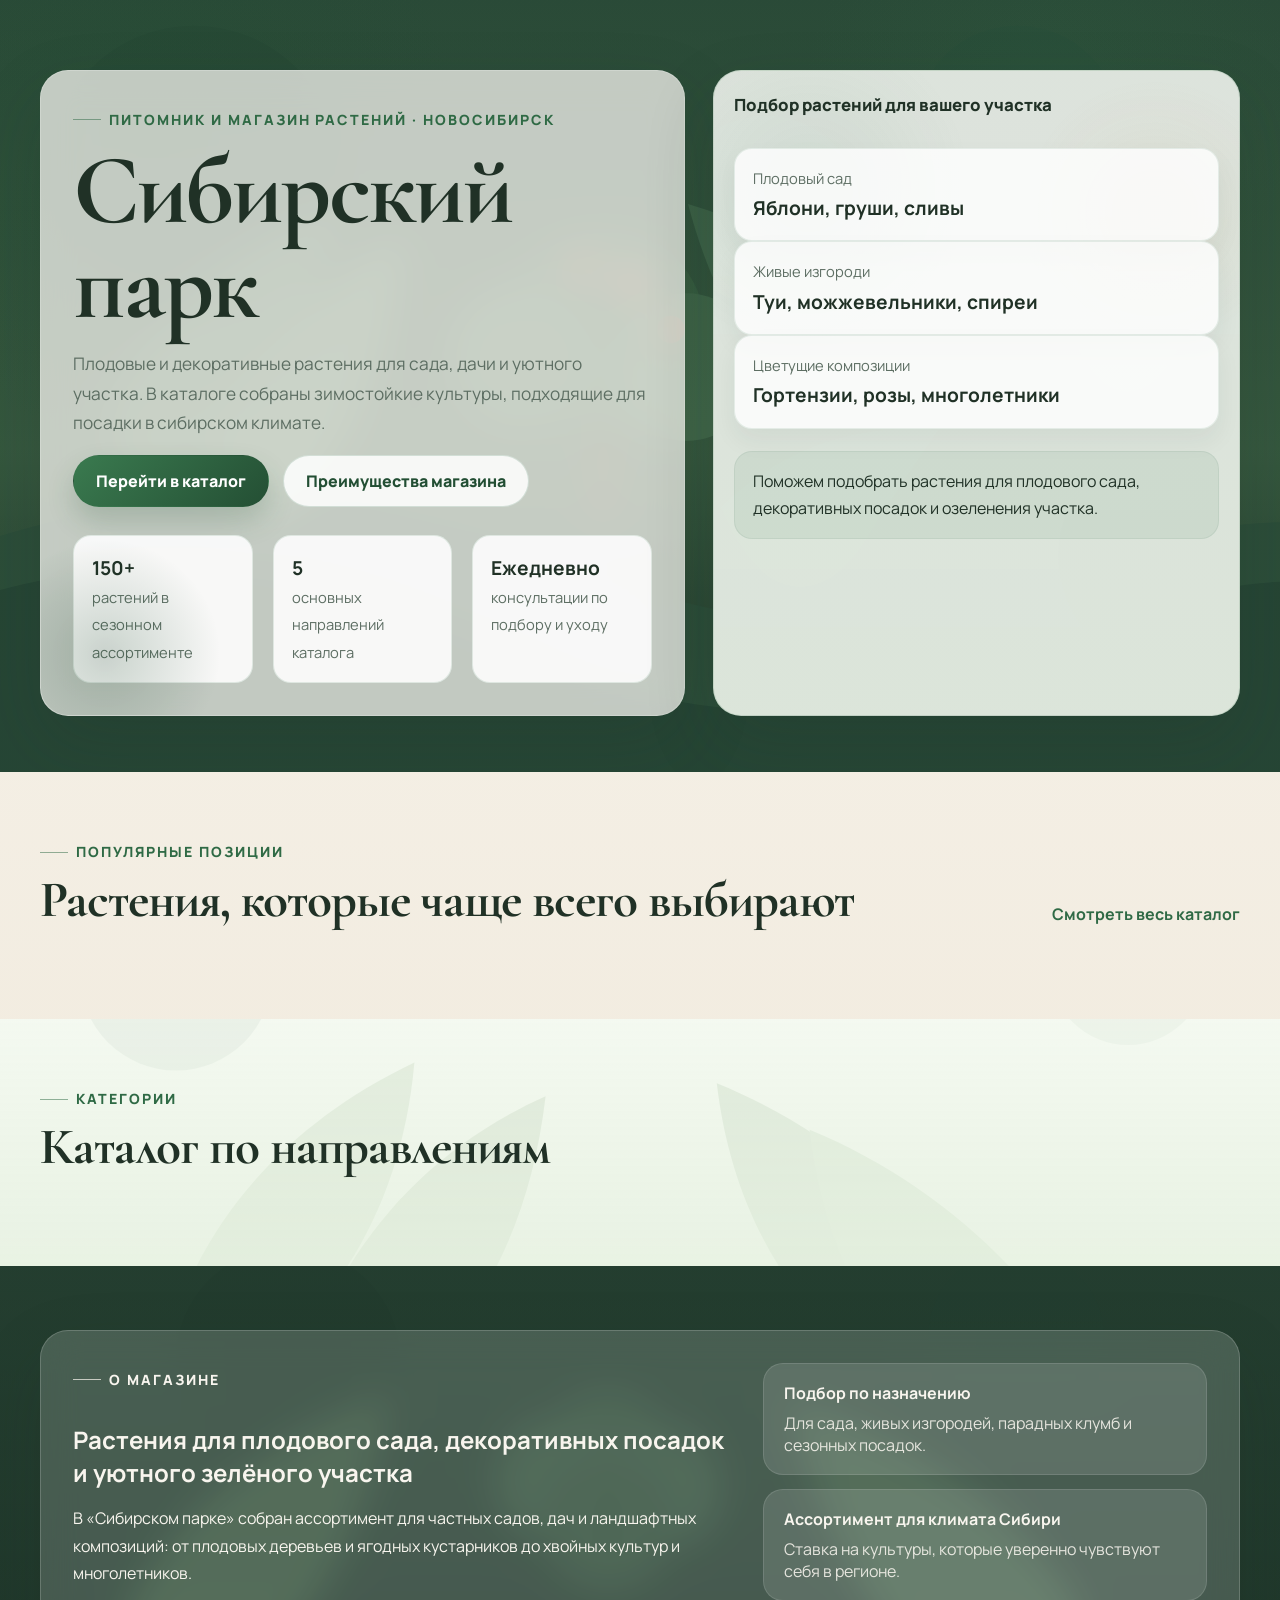
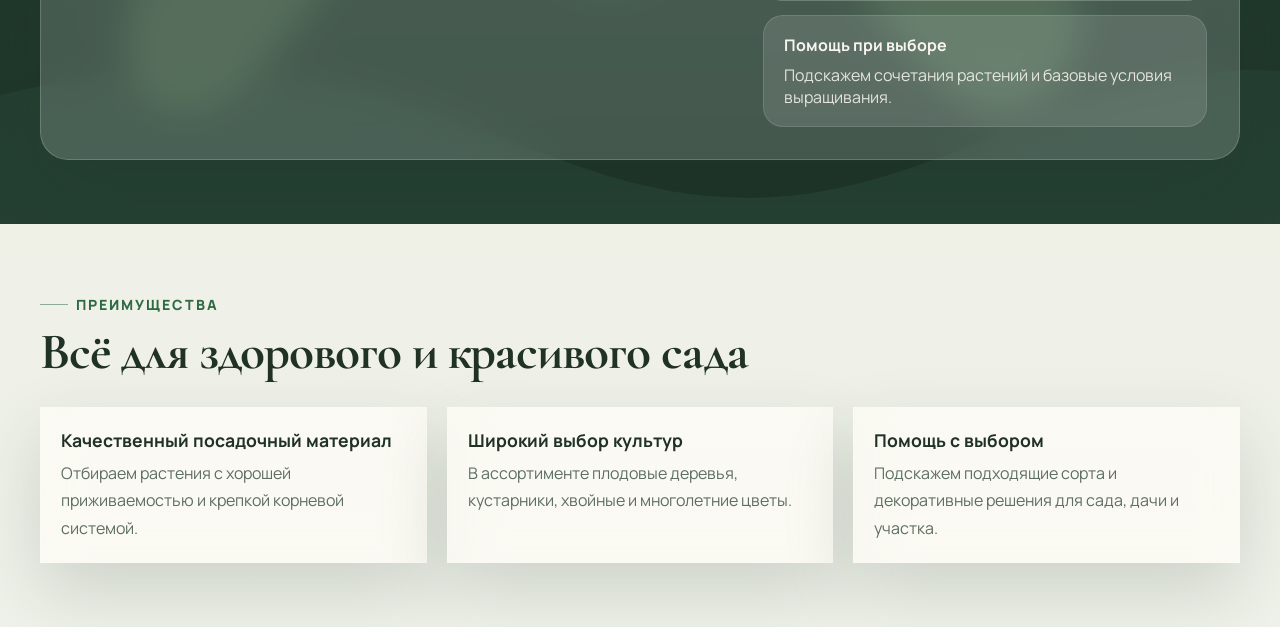
<file: index.html>
<!DOCTYPE html>
<html lang="ru">
<head>
  <meta charset="UTF-8">
  <meta name="viewport" content="width=device-width, initial-scale=1.0">
  <meta name="description" content="Сибирский парк — интернет-магазин плодовых и декоративных растений для сада, дачи и участка.">
  <title>Сибирский парк — интернет-магазин растений</title>
  <link rel="preconnect" href="https://fonts.googleapis.com">
  <link rel="preconnect" href="https://fonts.gstatic.com" crossorigin>
  <link href="https://fonts.googleapis.com/css2?family=Manrope:wght@400;500;600;700;800&family=Cormorant+Garamond:wght@500;600;700&display=swap" rel="stylesheet">
  <link rel="stylesheet" href="assets/css/variables.css">
  <link rel="stylesheet" href="assets/css/base.css">
  <link rel="stylesheet" href="assets/css/components.css">
  <link rel="stylesheet" href="assets/css/pages.css">
  <link rel="stylesheet" href="assets/css/responsive.css">
</head>
<body data-page="home">
  <div class="site-shell">
    <div data-site-header></div>

    <main>
      <section class="hero-section hero-section--immersive">
        <div class="container hero-grid">
          <div class="hero-copy">
            <p class="eyebrow">Питомник и магазин растений · Новосибирск</p>
            <h1>Сибирский парк</h1>
            <p class="hero-lead">
              Плодовые и декоративные растения для сада, дачи и уютного участка.
              В каталоге собраны зимостойкие культуры, подходящие для посадки в сибирском климате.
            </p>
            <div class="hero-actions">
              <a class="btn btn-primary" href="catalog.html">Перейти в каталог</a>
              <a class="btn btn-secondary" href="#advantages">Преимущества магазина</a>
            </div>
            <ul class="hero-metrics">
              <li><strong>150+</strong><span>растений в сезонном ассортименте</span></li>
              <li><strong>5</strong><span>основных направлений каталога</span></li>
              <li><strong>Ежедневно</strong><span>консультации по подбору и уходу</span></li>
            </ul>
          </div>

          <div class="hero-card">
            <div class="hero-card-surface">
              <p class="hero-card-title">Подбор растений для вашего участка</p>
              <ul class="hero-picks">
                <li>
                  <span>Плодовый сад</span>
                  <strong>Яблони, груши, сливы</strong>
                </li>
                <li>
                  <span>Живые изгороди</span>
                  <strong>Туи, можжевельники, спиреи</strong>
                </li>
                <li>
                  <span>Цветущие композиции</span>
                  <strong>Гортензии, розы, многолетники</strong>
                </li>
              </ul>
              <div class="hero-note">
                <p>Поможем подобрать растения для плодового сада, декоративных посадок и озеленения участка.</p>
              </div>
            </div>
          </div>
        </div>
      </section>

      <section class="section">
        <div class="container">
          <div class="section-heading">
            <div>
              <p class="eyebrow">Популярные позиции</p>
              <h2>Растения, которые чаще всего выбирают</h2>
            </div>
            <a class="text-link" href="catalog.html">Смотреть весь каталог</a>
          </div>
          <div id="featured-products" class="product-grid"></div>
        </div>
      </section>

      <section class="section section-soft section-soft--garden">
        <div class="container">
          <div class="section-heading">
            <div>
              <p class="eyebrow">Категории</p>
              <h2>Каталог по направлениям</h2>
            </div>
          </div>
          <div id="home-categories" class="category-grid"></div>
        </div>
      </section>

      <section class="section section-image section-image--story">
        <div class="container">
          <div class="story-panel">
            <div class="story-copy">
              <p class="eyebrow">О магазине</p>
              <h2>Растения для плодового сада, декоративных посадок и уютного зелёного участка</h2>
              <p>
                В «Сибирском парке» собран ассортимент для частных садов, дач и ландшафтных композиций:
                от плодовых деревьев и ягодных кустарников до хвойных культур и многолетников.
              </p>
            </div>
            <div class="story-points">
              <div class="story-point">
                <strong>Подбор по назначению</strong>
                <span>Для сада, живых изгородей, парадных клумб и сезонных посадок.</span>
              </div>
              <div class="story-point">
                <strong>Ассортимент для климата Сибири</strong>
                <span>Ставка на культуры, которые уверенно чувствуют себя в регионе.</span>
              </div>
              <div class="story-point">
                <strong>Помощь при выборе</strong>
                <span>Подскажем сочетания растений и базовые условия выращивания.</span>
              </div>
            </div>
          </div>
        </div>
      </section>

      <section id="advantages" class="section">
        <div class="container">
          <div class="section-heading narrow">
            <div>
              <p class="eyebrow">Преимущества</p>
              <h2>Всё для здорового и красивого сада</h2>
            </div>
          </div>
          <div class="advantages-grid">
            <article class="feature-card">
              <h3>Качественный посадочный материал</h3>
              <p>Отбираем растения с хорошей приживаемостью и крепкой корневой системой.</p>
            </article>
            <article class="feature-card">
              <h3>Широкий выбор культур</h3>
              <p>В ассортименте плодовые деревья, кустарники, хвойные и многолетние цветы.</p>
            </article>
            <article class="feature-card">
              <h3>Помощь с выбором</h3>
              <p>Подскажем подходящие сорта и декоративные решения для сада, дачи и участка.</p>
            </article>
          </div>
        </div>
      </section>
    </main>

    <div data-site-footer></div>
  </div>

  <script type="module" src="assets/js/app.js"></script>
</body>
</html>
</file>
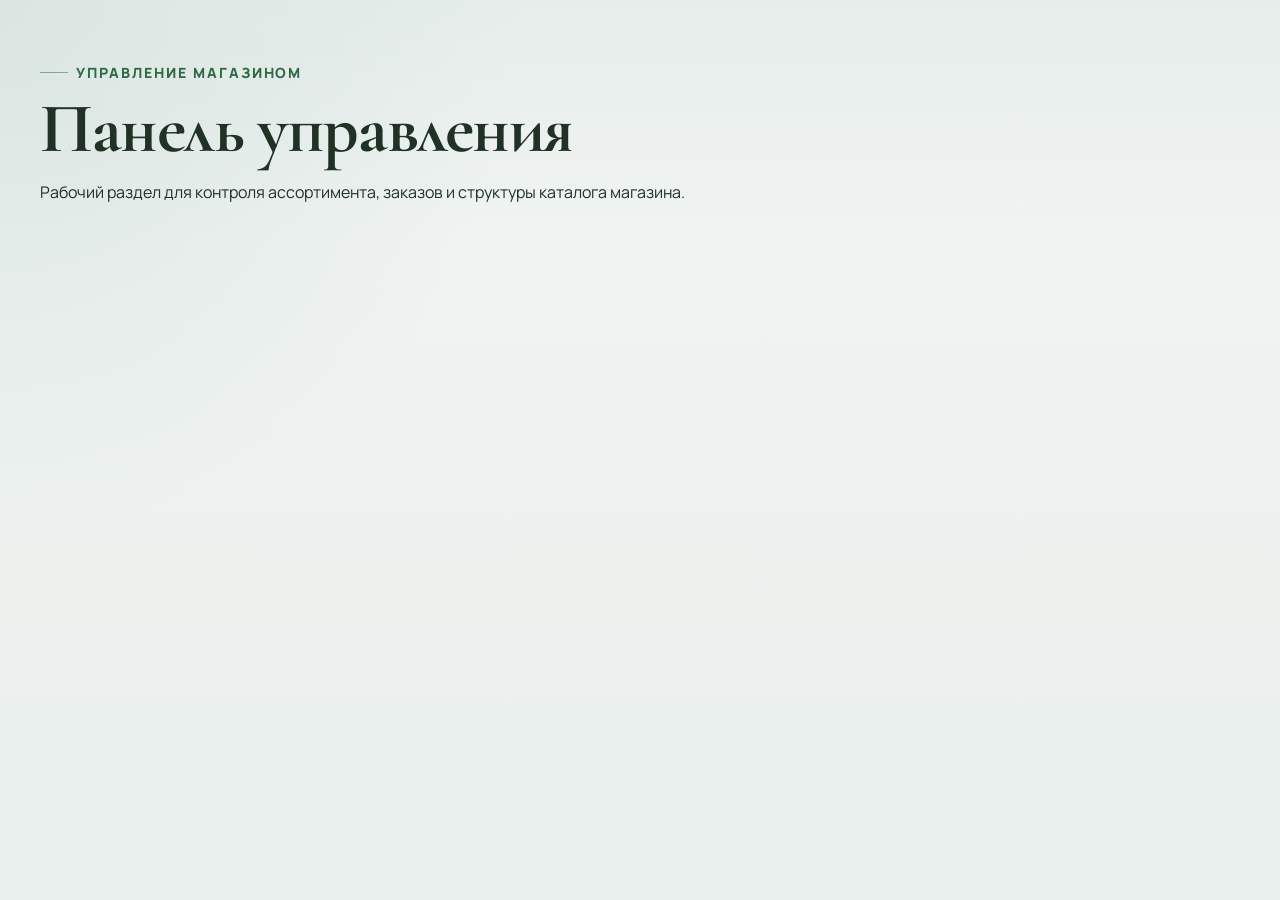
<file: admin.html>
<!DOCTYPE html>
<html lang="ru">
<head>
  <meta charset="UTF-8">
  <meta name="viewport" content="width=device-width, initial-scale=1.0">
  <meta name="description" content="Панель управления интернет-магазином растений Сибирский парк.">
  <title>Панель управления — Сибирский парк</title>
  <link rel="preconnect" href="https://fonts.googleapis.com">
  <link rel="preconnect" href="https://fonts.gstatic.com" crossorigin>
  <link href="https://fonts.googleapis.com/css2?family=Manrope:wght@400;500;600;700;800&family=Cormorant+Garamond:wght@500;600;700&display=swap" rel="stylesheet">
  <link rel="stylesheet" href="assets/css/variables.css">
  <link rel="stylesheet" href="assets/css/base.css">
  <link rel="stylesheet" href="assets/css/components.css">
  <link rel="stylesheet" href="assets/css/pages.css">
  <link rel="stylesheet" href="assets/css/responsive.css">
</head>
<body data-page="admin">
  <div class="site-shell">
    <div data-site-header></div>

    <main class="page-main">
      <section class="page-banner compact admin-banner">
        <div class="container">
          <p class="eyebrow">Управление магазином</p>
          <h1>Панель управления</h1>
          <p>Рабочий раздел для контроля ассортимента, заказов и структуры каталога магазина.</p>
        </div>
      </section>

      <section class="section">
        <div class="container">
          <div id="admin-content"></div>
        </div>
      </section>
    </main>

    <div data-site-footer></div>
  </div>

  <script type="module" src="assets/js/app.js"></script>
</body>
</html>
</file>
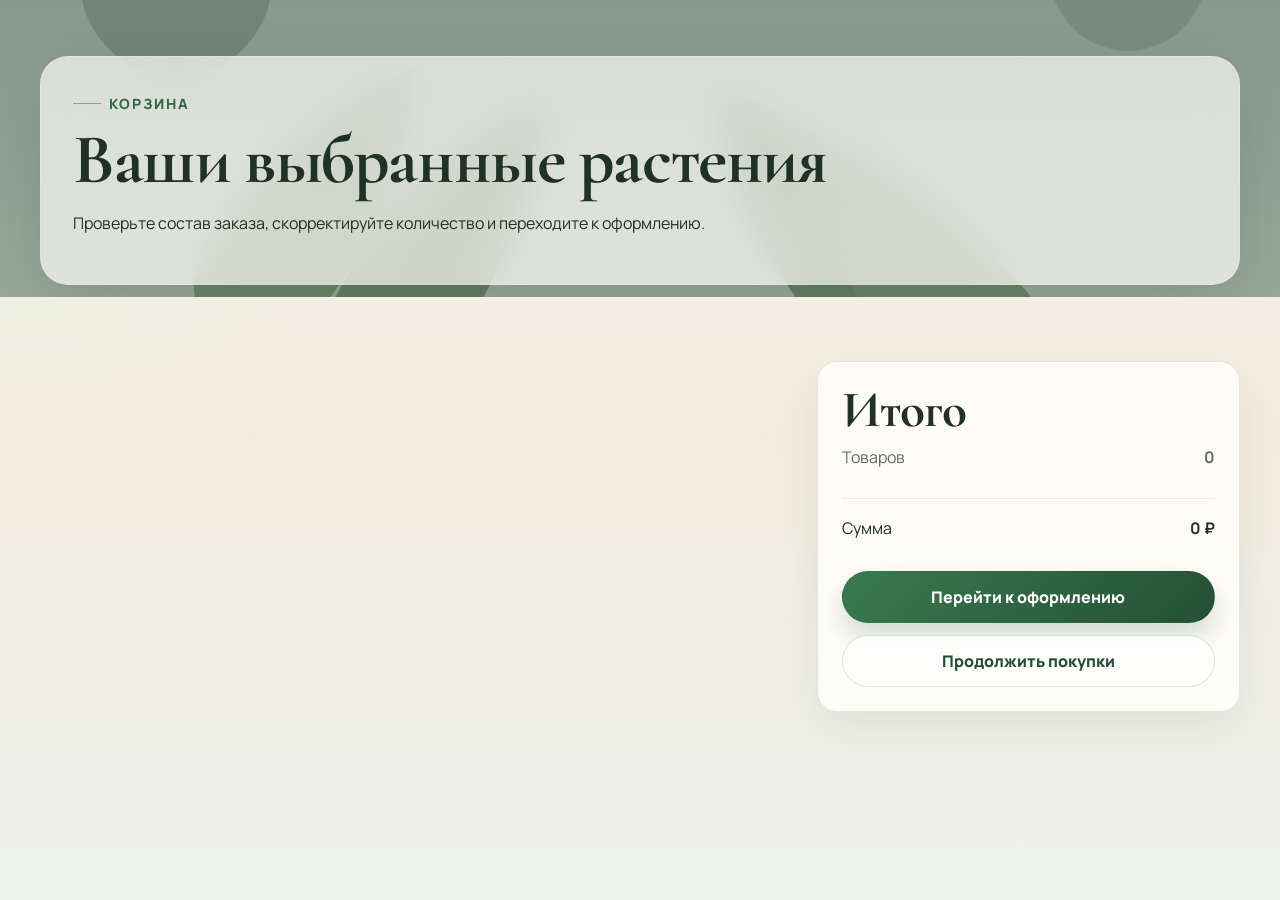
<file: cart.html>
<!DOCTYPE html>
<html lang="ru">
<head>
  <meta charset="UTF-8">
  <meta name="viewport" content="width=device-width, initial-scale=1.0">
  <meta name="description" content="Корзина интернет-магазина растений Сибирский парк.">
  <title>Корзина — Сибирский парк</title>
  <link rel="preconnect" href="https://fonts.googleapis.com">
  <link rel="preconnect" href="https://fonts.gstatic.com" crossorigin>
  <link href="https://fonts.googleapis.com/css2?family=Manrope:wght@400;500;600;700;800&family=Cormorant+Garamond:wght@500;600;700&display=swap" rel="stylesheet">
  <link rel="stylesheet" href="assets/css/variables.css">
  <link rel="stylesheet" href="assets/css/base.css">
  <link rel="stylesheet" href="assets/css/components.css">
  <link rel="stylesheet" href="assets/css/pages.css">
  <link rel="stylesheet" href="assets/css/responsive.css">
</head>
<body data-page="cart">
  <div class="site-shell">
    <div data-site-header></div>

    <main class="page-main">
      <section class="page-banner compact">
        <div class="container">
          <p class="eyebrow">Корзина</p>
          <h1>Ваши выбранные растения</h1>
          <p>Проверьте состав заказа, скорректируйте количество и переходите к оформлению.</p>
        </div>
      </section>

      <section class="section">
        <div class="container cart-layout">
          <div id="cart-items" class="cart-items"></div>

          <aside class="summary-card card" id="cart-summary">
            <h2>Итого</h2>
            <div class="summary-row">
              <span>Товаров</span>
              <strong id="cart-count">0</strong>
            </div>
            <div class="summary-row total">
              <span>Сумма</span>
              <strong id="cart-total">0 ₽</strong>
            </div>
            <div class="summary-actions">
              <a id="checkout-link" class="btn btn-primary btn-full" href="checkout.html">Перейти к оформлению</a>
              <a class="btn btn-secondary btn-full" href="catalog.html">Продолжить покупки</a>
            </div>
          </aside>
        </div>
      </section>
    </main>

    <div data-site-footer></div>
  </div>

  <script type="module" src="assets/js/app.js"></script>
</body>
</html>
</file>
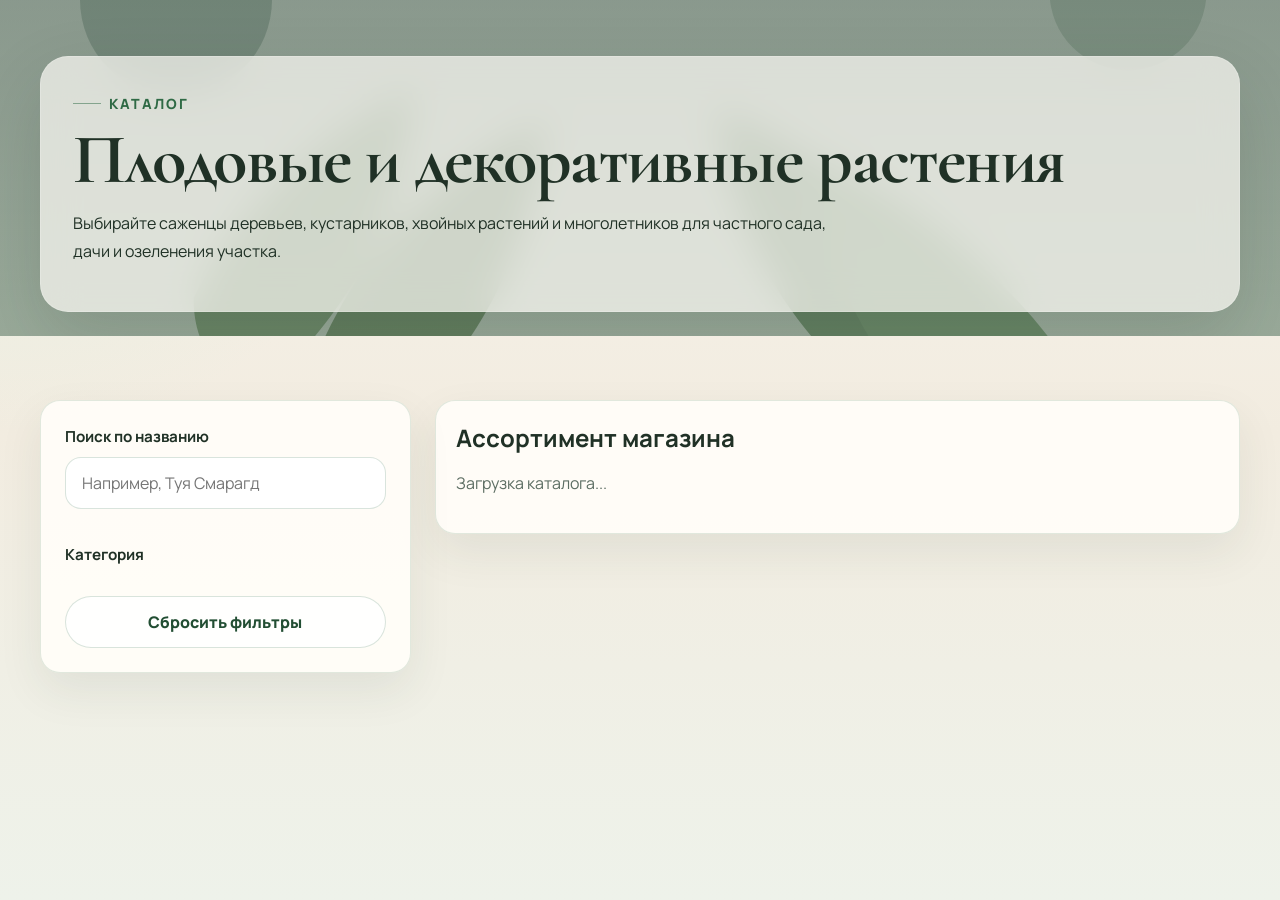
<file: catalog.html>
<!DOCTYPE html>
<html lang="ru">
<head>
  <meta charset="UTF-8">
  <meta name="viewport" content="width=device-width, initial-scale=1.0">
  <meta name="description" content="Каталог плодовых и декоративных растений магазина Сибирский парк.">
  <title>Каталог растений — Сибирский парк</title>
  <link rel="preconnect" href="https://fonts.googleapis.com">
  <link rel="preconnect" href="https://fonts.gstatic.com" crossorigin>
  <link href="https://fonts.googleapis.com/css2?family=Manrope:wght@400;500;600;700;800&family=Cormorant+Garamond:wght@500;600;700&display=swap" rel="stylesheet">
  <link rel="stylesheet" href="assets/css/variables.css">
  <link rel="stylesheet" href="assets/css/base.css">
  <link rel="stylesheet" href="assets/css/components.css">
  <link rel="stylesheet" href="assets/css/pages.css">
  <link rel="stylesheet" href="assets/css/responsive.css">
</head>
<body data-page="catalog">
  <div class="site-shell">
    <div data-site-header></div>

    <main class="page-main">
      <section class="page-banner">
        <div class="container">
          <p class="eyebrow">Каталог</p>
          <h1>Плодовые и декоративные растения</h1>
          <p>Выбирайте саженцы деревьев, кустарников, хвойных растений и многолетников для частного сада, дачи и озеленения участка.</p>
        </div>
      </section>

      <section class="section">
        <div class="container catalog-layout">
          <aside class="filter-panel card">
            <div class="filter-block">
              <label class="label" for="catalog-search">Поиск по названию</label>
              <input id="catalog-search" class="input" type="search" placeholder="Например, Туя Смарагд">
            </div>

            <div class="filter-block">
              <p class="label">Категория</p>
              <div id="catalog-categories" class="filter-list"></div>
            </div>

            <button id="catalog-reset" class="btn btn-secondary btn-full" type="button">Сбросить фильтры</button>
          </aside>

          <div class="catalog-content">
            <div class="catalog-toolbar card">
              <div>
                <h2>Ассортимент магазина</h2>
                <p id="catalog-summary" class="muted-text">Загрузка каталога...</p>
              </div>
            </div>

            <div id="catalog-grid" class="product-grid"></div>
            <div id="catalog-empty" class="empty-state hidden"></div>
            <div class="load-more-wrap">
              <button id="catalog-load-more" class="btn btn-secondary hidden" type="button">Показать ещё</button>
            </div>
          </div>
        </div>
      </section>
    </main>

    <div data-site-footer></div>
  </div>

  <script type="module" src="assets/js/app.js"></script>
</body>
</html>
</file>
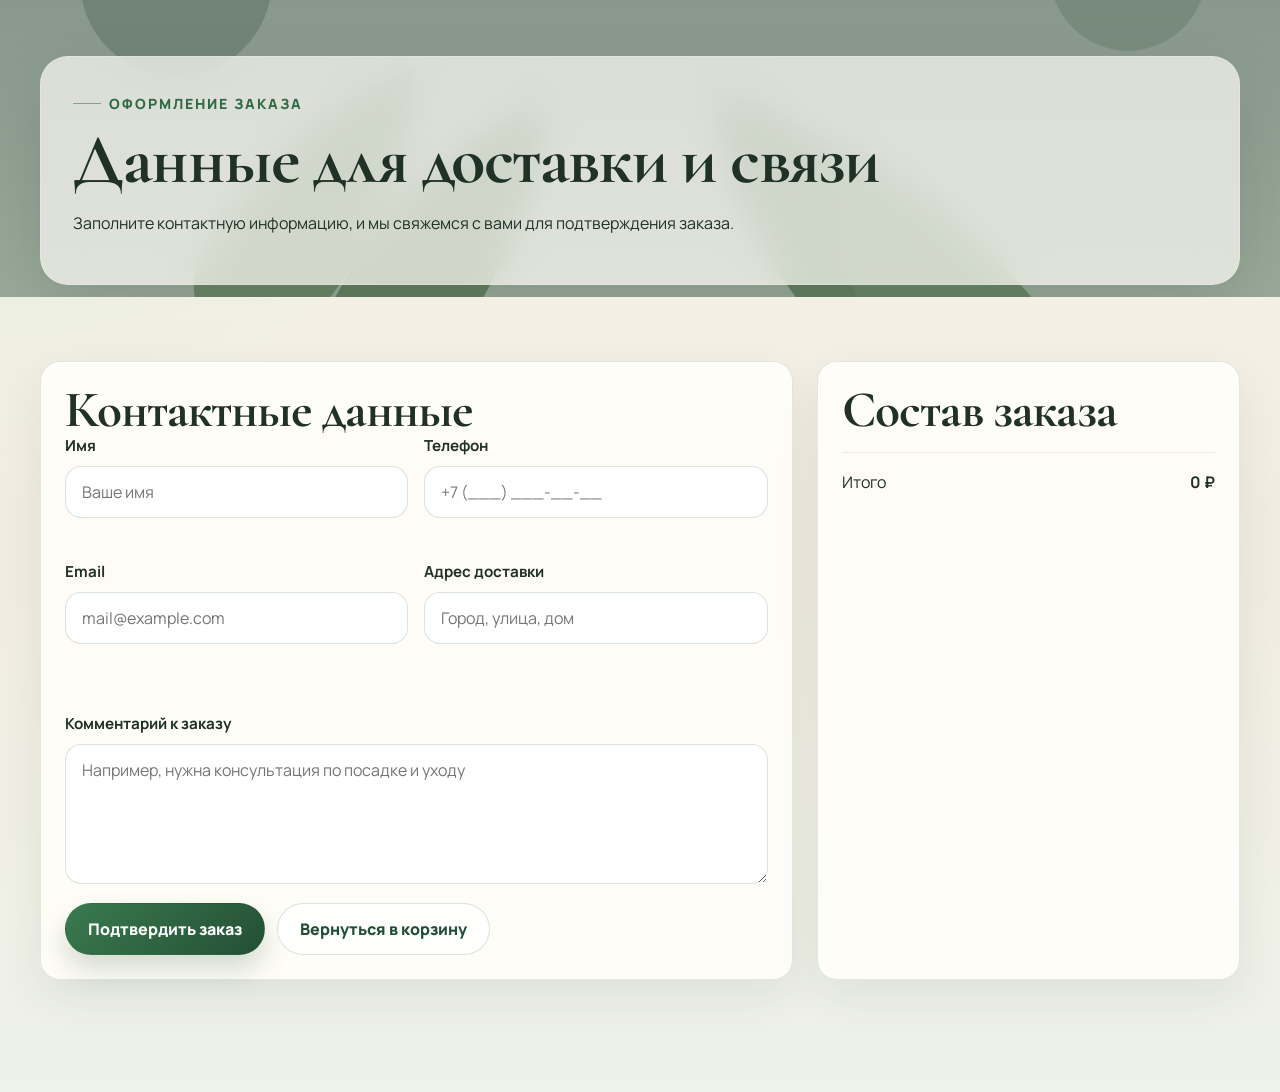
<file: checkout.html>
<!DOCTYPE html>
<html lang="ru">
<head>
  <meta charset="UTF-8">
  <meta name="viewport" content="width=device-width, initial-scale=1.0">
  <meta name="description" content="Оформление заказа интернет-магазина растений Сибирский парк.">
  <title>Оформление заказа — Сибирский парк</title>
  <link rel="preconnect" href="https://fonts.googleapis.com">
  <link rel="preconnect" href="https://fonts.gstatic.com" crossorigin>
  <link href="https://fonts.googleapis.com/css2?family=Manrope:wght@400;500;600;700;800&family=Cormorant+Garamond:wght@500;600;700&display=swap" rel="stylesheet">
  <link rel="stylesheet" href="assets/css/variables.css">
  <link rel="stylesheet" href="assets/css/base.css">
  <link rel="stylesheet" href="assets/css/components.css">
  <link rel="stylesheet" href="assets/css/pages.css">
  <link rel="stylesheet" href="assets/css/responsive.css">
</head>
<body data-page="checkout">
  <div class="site-shell">
    <div data-site-header></div>

    <main class="page-main">
      <section class="page-banner compact">
        <div class="container">
          <p class="eyebrow">Оформление заказа</p>
          <h1>Данные для доставки и связи</h1>
          <p>Заполните контактную информацию, и мы свяжемся с вами для подтверждения заказа.</p>
        </div>
      </section>

      <section class="section">
        <div class="container checkout-layout">
          <form id="checkout-form" class="card form-card" novalidate>
            <div class="form-section">
              <h2>Контактные данные</h2>
              <div class="form-grid two-columns">
                <div>
                  <label class="label" for="checkout-name">Имя</label>
                  <input id="checkout-name" name="name" class="input" type="text" placeholder="Ваше имя">
                  <p class="field-error" data-error-for="name"></p>
                </div>
                <div>
                  <label class="label" for="checkout-phone">Телефон</label>
                  <input id="checkout-phone" name="phone" class="input" type="tel" placeholder="+7 (___) ___-__-__">
                  <p class="field-error" data-error-for="phone"></p>
                </div>
                <div>
                  <label class="label" for="checkout-email">Email</label>
                  <input id="checkout-email" name="email" class="input" type="email" placeholder="mail@example.com">
                  <p class="field-error" data-error-for="email"></p>
                </div>
                <div>
                  <label class="label" for="checkout-address">Адрес доставки</label>
                  <input id="checkout-address" name="address" class="input" type="text" placeholder="Город, улица, дом">
                  <p class="field-error" data-error-for="address"></p>
                </div>
              </div>
            </div>

            <div class="form-section">
              <label class="label" for="checkout-comment">Комментарий к заказу</label>
              <textarea id="checkout-comment" name="comment" class="textarea" rows="5" placeholder="Например, нужна консультация по посадке и уходу"></textarea>
            </div>

            <div class="form-actions">
              <button class="btn btn-primary" type="submit">Подтвердить заказ</button>
              <a class="btn btn-secondary" href="cart.html">Вернуться в корзину</a>
            </div>

            <div id="checkout-success" class="success-box hidden"></div>
          </form>

          <aside class="summary-card card">
            <h2>Состав заказа</h2>
            <div id="checkout-summary-items" class="summary-items"></div>
            <div class="summary-row total">
              <span>Итого</span>
              <strong id="checkout-total">0 ₽</strong>
            </div>
          </aside>
        </div>
      </section>
    </main>

    <div data-site-footer></div>
  </div>

  <script type="module" src="assets/js/app.js"></script>
</body>
</html>
</file>
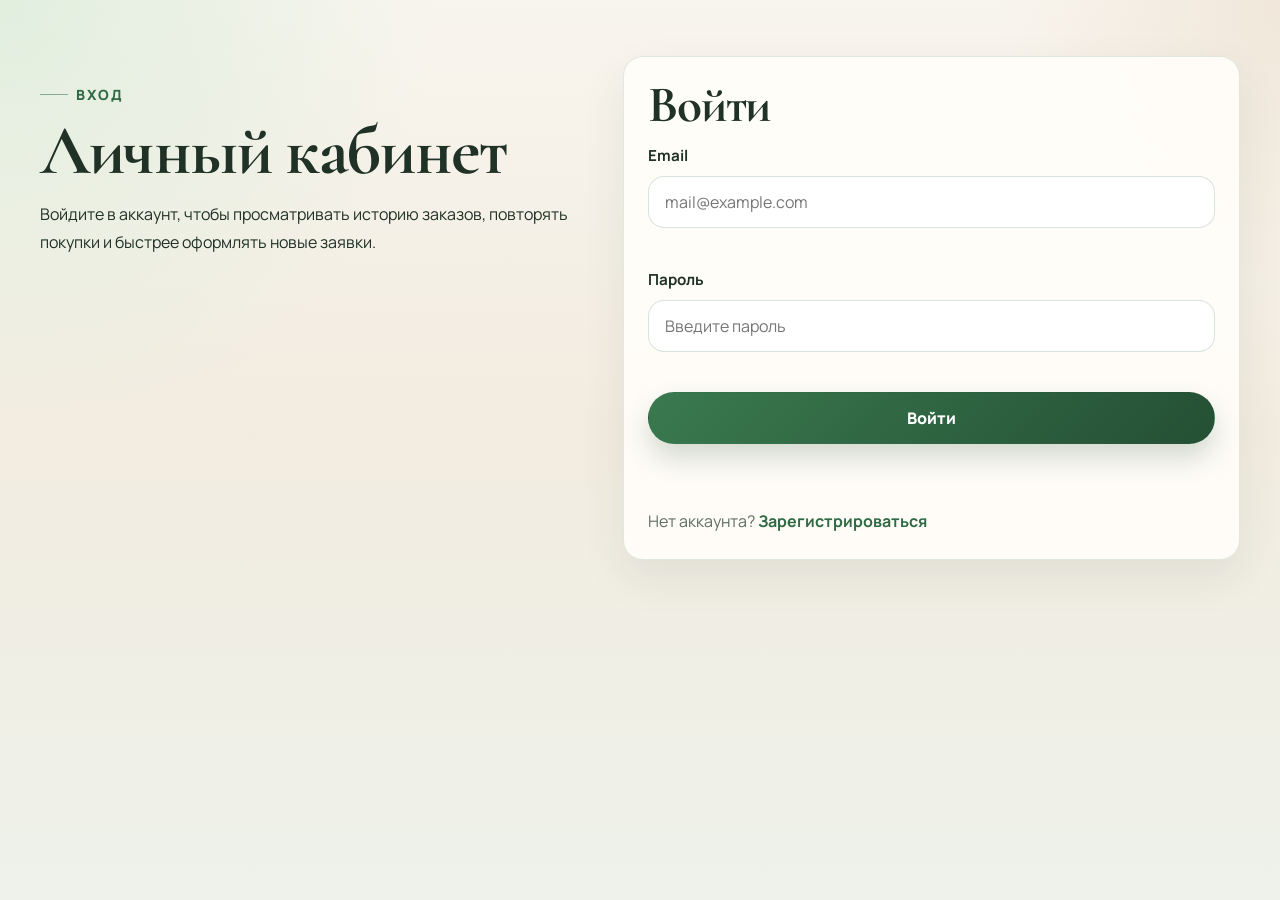
<file: login.html>
<!DOCTYPE html>
<html lang="ru">
<head>
  <meta charset="UTF-8">
  <meta name="viewport" content="width=device-width, initial-scale=1.0">
  <meta name="description" content="Вход в личный кабинет магазина Сибирский парк.">
  <title>Вход — Сибирский парк</title>
  <link rel="preconnect" href="https://fonts.googleapis.com">
  <link rel="preconnect" href="https://fonts.gstatic.com" crossorigin>
  <link href="https://fonts.googleapis.com/css2?family=Manrope:wght@400;500;600;700;800&family=Cormorant+Garamond:wght@500;600;700&display=swap" rel="stylesheet">
  <link rel="stylesheet" href="assets/css/variables.css">
  <link rel="stylesheet" href="assets/css/base.css">
  <link rel="stylesheet" href="assets/css/components.css">
  <link rel="stylesheet" href="assets/css/pages.css">
  <link rel="stylesheet" href="assets/css/responsive.css">
</head>
<body data-page="login">
  <div class="site-shell">
    <div data-site-header></div>

    <main class="page-main">
      <section class="section auth-section">
        <div class="container auth-layout">
          <div class="auth-info">
            <p class="eyebrow">Вход</p>
            <h1>Личный кабинет</h1>
            <p>Войдите в аккаунт, чтобы просматривать историю заказов, повторять покупки и быстрее оформлять новые заявки.</p>
          </div>

          <form id="login-form" class="card form-card auth-form" novalidate>
            <h2>Войти</h2>
            <div>
              <label class="label" for="login-email">Email</label>
              <input id="login-email" name="email" class="input" type="email" placeholder="mail@example.com">
              <p class="field-error" data-error-for="email"></p>
            </div>
            <div>
              <label class="label" for="login-password">Пароль</label>
              <input id="login-password" name="password" class="input" type="password" placeholder="Введите пароль">
              <p class="field-error" data-error-for="password"></p>
            </div>
            <button class="btn btn-primary btn-full" type="submit">Войти</button>
            <p id="login-message" class="muted-text"></p>
            <p class="auth-switch">Нет аккаунта? <a class="text-link" href="register.html">Зарегистрироваться</a></p>
          </form>
        </div>
      </section>
    </main>

    <div data-site-footer></div>
  </div>

  <script type="module" src="assets/js/app.js"></script>
</body>
</html>
</file>
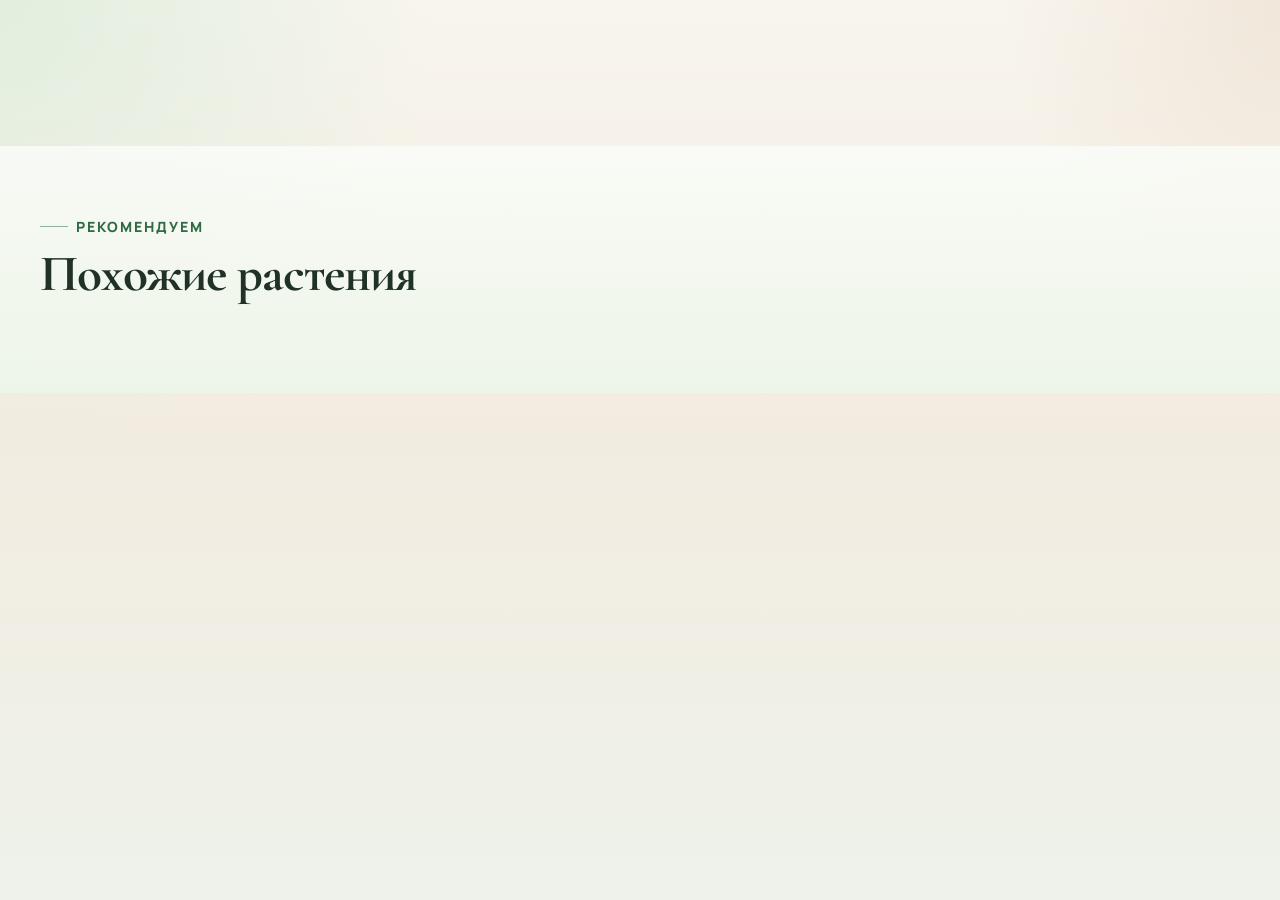
<file: product.html>
<!DOCTYPE html>
<html lang="ru">
<head>
  <meta charset="UTF-8">
  <meta name="viewport" content="width=device-width, initial-scale=1.0">
  <meta name="description" content="Карточка товара интернет-магазина растений Сибирский парк.">
  <title>Карточка товара — Сибирский парк</title>
  <link rel="preconnect" href="https://fonts.googleapis.com">
  <link rel="preconnect" href="https://fonts.gstatic.com" crossorigin>
  <link href="https://fonts.googleapis.com/css2?family=Manrope:wght@400;500;600;700;800&family=Cormorant+Garamond:wght@500;600;700&display=swap" rel="stylesheet">
  <link rel="stylesheet" href="assets/css/variables.css">
  <link rel="stylesheet" href="assets/css/base.css">
  <link rel="stylesheet" href="assets/css/components.css">
  <link rel="stylesheet" href="assets/css/pages.css">
  <link rel="stylesheet" href="assets/css/responsive.css">
</head>
<body data-page="product">
  <div class="site-shell">
    <div data-site-header></div>

    <main class="page-main">
      <section class="section">
        <div class="container">
          <nav id="product-breadcrumbs" class="breadcrumbs"></nav>
          <div id="product-content"></div>
        </div>
      </section>

      <section class="section section-soft">
        <div class="container">
          <div class="section-heading">
            <div>
              <p class="eyebrow">Рекомендуем</p>
              <h2>Похожие растения</h2>
            </div>
          </div>
          <div id="related-products" class="product-grid"></div>
        </div>
      </section>
    </main>

    <div data-site-footer></div>
  </div>

  <script type="module" src="assets/js/app.js"></script>
</body>
</html>
</file>
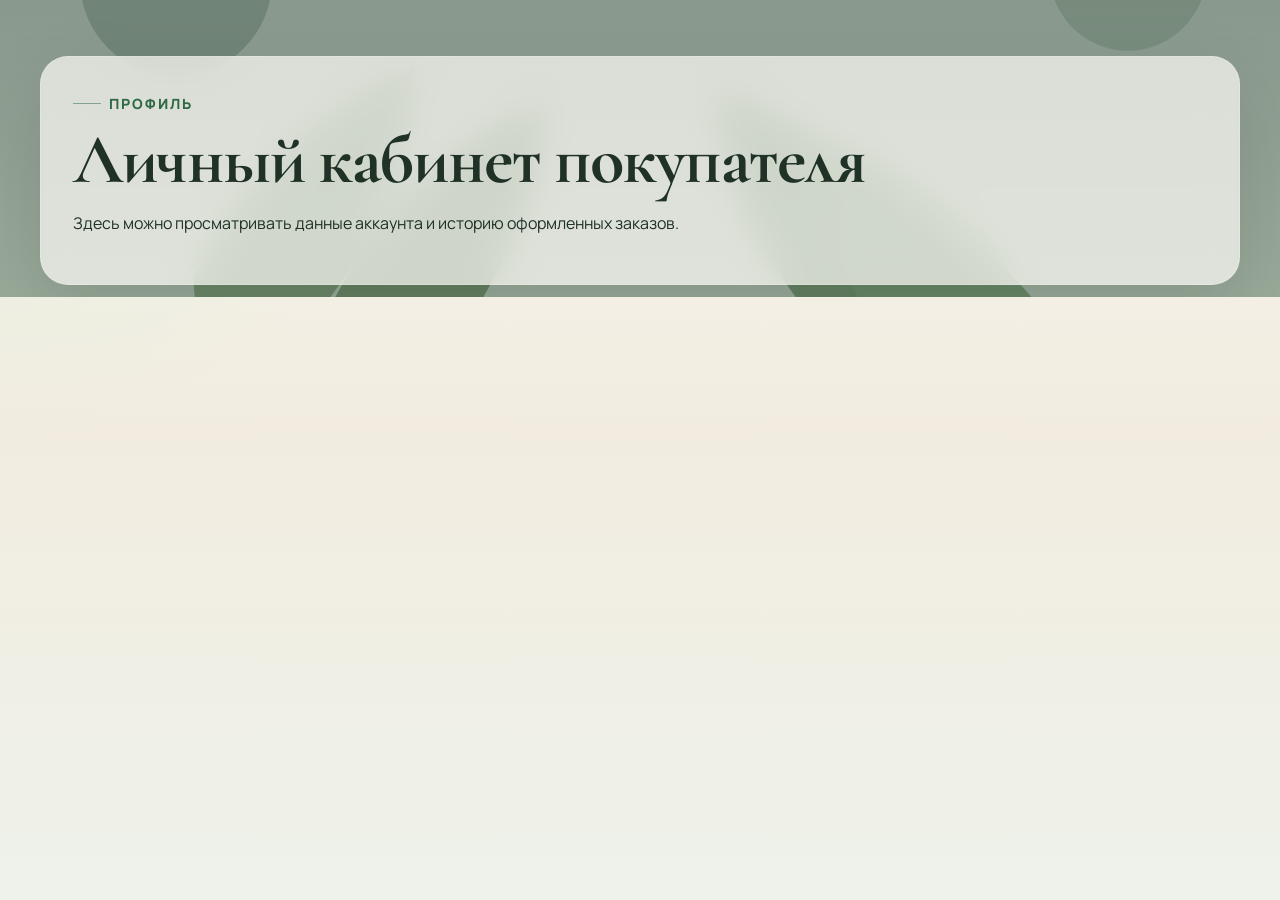
<file: profile.html>
<!DOCTYPE html>
<html lang="ru">
<head>
  <meta charset="UTF-8">
  <meta name="viewport" content="width=device-width, initial-scale=1.0">
  <meta name="description" content="Личный кабинет покупателя магазина Сибирский парк.">
  <title>Личный кабинет — Сибирский парк</title>
  <link rel="preconnect" href="https://fonts.googleapis.com">
  <link rel="preconnect" href="https://fonts.gstatic.com" crossorigin>
  <link href="https://fonts.googleapis.com/css2?family=Manrope:wght@400;500;600;700;800&family=Cormorant+Garamond:wght@500;600;700&display=swap" rel="stylesheet">
  <link rel="stylesheet" href="assets/css/variables.css">
  <link rel="stylesheet" href="assets/css/base.css">
  <link rel="stylesheet" href="assets/css/components.css">
  <link rel="stylesheet" href="assets/css/pages.css">
  <link rel="stylesheet" href="assets/css/responsive.css">
</head>
<body data-page="profile">
  <div class="site-shell">
    <div data-site-header></div>

    <main class="page-main">
      <section class="page-banner compact">
        <div class="container">
          <p class="eyebrow">Профиль</p>
          <h1>Личный кабинет покупателя</h1>
          <p>Здесь можно просматривать данные аккаунта и историю оформленных заказов.</p>
        </div>
      </section>

      <section class="section">
        <div class="container profile-layout" id="profile-content"></div>
      </section>
    </main>

    <div data-site-footer></div>
  </div>

  <script type="module" src="assets/js/app.js"></script>
</body>
</html>
</file>
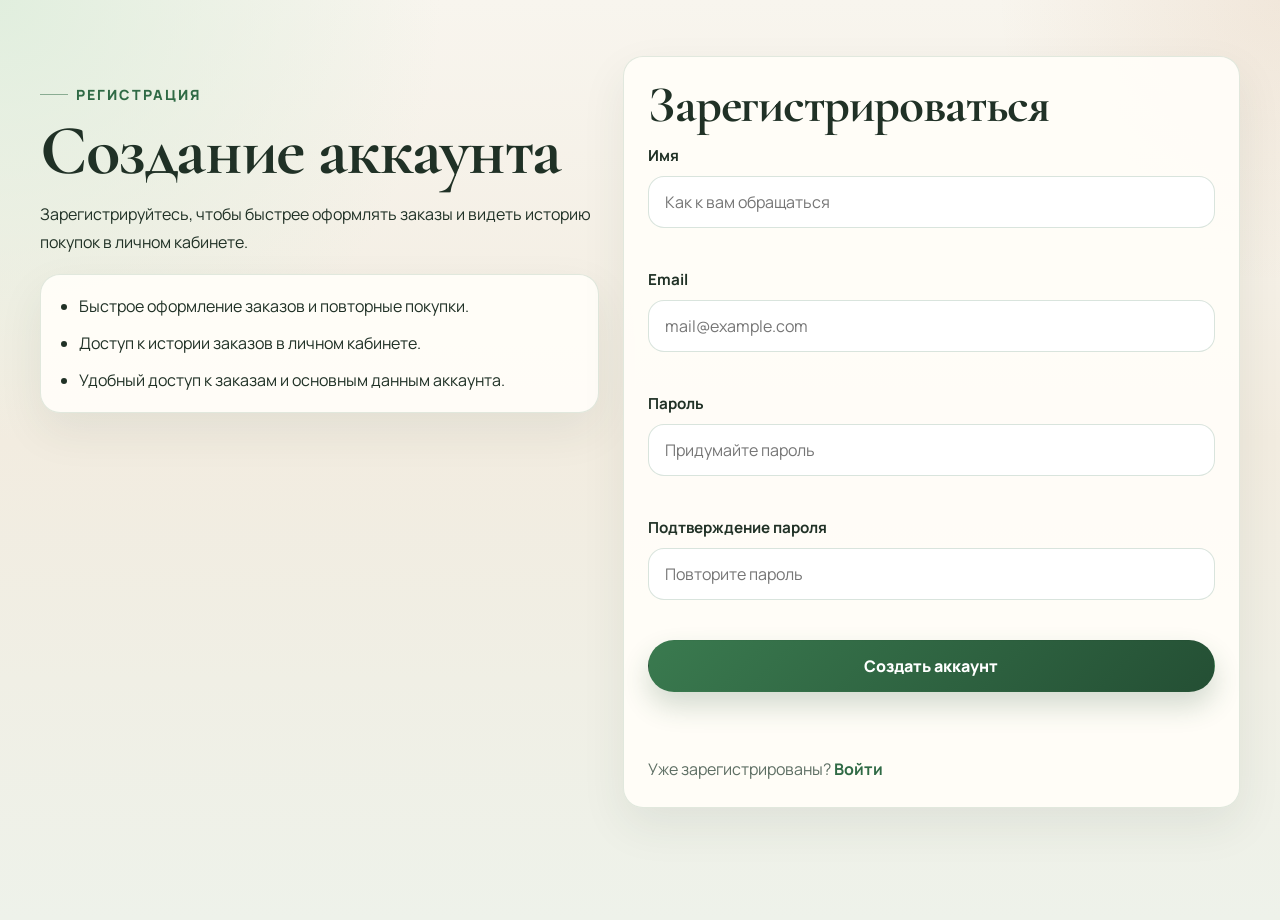
<file: register.html>
<!DOCTYPE html>
<html lang="ru">
<head>
  <meta charset="UTF-8">
  <meta name="viewport" content="width=device-width, initial-scale=1.0">
  <meta name="description" content="Регистрация в интернет-магазине растений Сибирский парк.">
  <title>Регистрация — Сибирский парк</title>
  <link rel="preconnect" href="https://fonts.googleapis.com">
  <link rel="preconnect" href="https://fonts.gstatic.com" crossorigin>
  <link href="https://fonts.googleapis.com/css2?family=Manrope:wght@400;500;600;700;800&family=Cormorant+Garamond:wght@500;600;700&display=swap" rel="stylesheet">
  <link rel="stylesheet" href="assets/css/variables.css">
  <link rel="stylesheet" href="assets/css/base.css">
  <link rel="stylesheet" href="assets/css/components.css">
  <link rel="stylesheet" href="assets/css/pages.css">
  <link rel="stylesheet" href="assets/css/responsive.css">
</head>
<body data-page="register">
  <div class="site-shell">
    <div data-site-header></div>

    <main class="page-main">
      <section class="section auth-section">
        <div class="container auth-layout">
          <div class="auth-info">
            <p class="eyebrow">Регистрация</p>
            <h1>Создание аккаунта</h1>
            <p>Зарегистрируйтесь, чтобы быстрее оформлять заказы и видеть историю покупок в личном кабинете.</p>
            <ul class="bullet-list card">
              <li>Быстрое оформление заказов и повторные покупки.</li>
              <li>Доступ к истории заказов в личном кабинете.</li>
              <li>Удобный доступ к заказам и основным данным аккаунта.</li>
            </ul>
          </div>

          <form id="register-form" class="card form-card auth-form" novalidate>
            <h2>Зарегистрироваться</h2>
            <div>
              <label class="label" for="register-name">Имя</label>
              <input id="register-name" name="name" class="input" type="text" placeholder="Как к вам обращаться">
              <p class="field-error" data-error-for="name"></p>
            </div>
            <div>
              <label class="label" for="register-email">Email</label>
              <input id="register-email" name="email" class="input" type="email" placeholder="mail@example.com">
              <p class="field-error" data-error-for="email"></p>
            </div>
            <div>
              <label class="label" for="register-password">Пароль</label>
              <input id="register-password" name="password" class="input" type="password" placeholder="Придумайте пароль">
              <p class="field-error" data-error-for="password"></p>
            </div>
            <div>
              <label class="label" for="register-confirm-password">Подтверждение пароля</label>
              <input id="register-confirm-password" name="confirmPassword" class="input" type="password" placeholder="Повторите пароль">
              <p class="field-error" data-error-for="confirmPassword"></p>
            </div>
            <button class="btn btn-primary btn-full" type="submit">Создать аккаунт</button>
            <p id="register-message" class="muted-text"></p>
            <p class="auth-switch">Уже зарегистрированы? <a class="text-link" href="login.html">Войти</a></p>
          </form>
        </div>
      </section>
    </main>

    <div data-site-footer></div>
  </div>

  <script type="module" src="assets/js/app.js"></script>
</body>
</html>
</file>
<file: assets/css/variables.css>
:root {
  --color-bg: #f5f1e8;
  --color-surface: #fffdf8;
  --color-surface-strong: #ffffff;
  --color-surface-soft: #eef4ea;
  --color-primary: #2f6a45;
  --color-primary-dark: #224e33;
  --color-primary-soft: #dfeedd;
  --color-accent: #b46d32;
  --color-text: #203126;
  --color-text-muted: #5d6e63;
  --color-border: rgba(47, 106, 69, 0.14);
  --color-danger: #b44343;
  --color-success: #2d7d55;
  --shadow-soft: 0 18px 45px rgba(39, 62, 48, 0.08);
  --shadow-card: 0 12px 30px rgba(44, 71, 55, 0.1);
  --shadow-deep: 0 28px 70px rgba(31, 48, 37, 0.16);
  --glass-surface: rgba(255, 253, 248, 0.72);
  --radius-sm: 14px;
  --radius-md: 20px;
  --radius-lg: 28px;
  --radius-pill: 999px;
  --container: 1200px;
  --transition: 0.25s ease;
}
</file>
<file: assets/css/base.css>
*,
*::before,
*::after {
  box-sizing: border-box;
}

html {
  scroll-behavior: smooth;
}

body {
  margin: 0;
  font-family: "Manrope", "Segoe UI", sans-serif;
  color: var(--color-text);
  background:
    radial-gradient(circle at top left, rgba(223, 238, 221, 0.92), transparent 28%),
    radial-gradient(circle at top right, rgba(180, 109, 50, 0.1), transparent 18%),
    linear-gradient(180deg, #f8f5ee 0%, #f2ece0 48%, #eef2ea 100%);
}

img {
  display: block;
  max-width: 100%;
}

a {
  color: inherit;
  text-decoration: none;
}

button,
input,
textarea,
select {
  font: inherit;
}

button {
  cursor: pointer;
}

main {
  min-height: calc(100vh - 220px);
}

.container {
  width: min(100% - 32px, var(--container));
  margin: 0 auto;
}

.site-shell {
  min-height: 100vh;
}

.section {
  padding: 64px 0;
}

.section-soft {
  background:
    linear-gradient(180deg, rgba(251, 253, 249, 0.82), rgba(237, 245, 233, 0.96));
}

.page-main {
  padding-bottom: 48px;
}

.page-banner {
  position: relative;
  overflow: hidden;
  padding: 56px 0 24px;
  background:
    linear-gradient(rgba(26, 52, 38, 0.48), rgba(26, 52, 38, 0.36)),
    url("../images/placeholders/foliage-banner.svg") center/cover no-repeat;
}

.page-banner.compact {
  padding-bottom: 12px;
}

.page-banner .container {
  position: relative;
  z-index: 1;
  padding: 30px 32px;
  border-radius: var(--radius-lg);
  border: 1px solid rgba(255, 255, 255, 0.18);
  background: rgba(250, 248, 243, 0.72);
  backdrop-filter: blur(18px);
  box-shadow: var(--shadow-deep);
}

.page-banner h1,
.hero-copy h1,
.section-heading h2,
.auth-info h1,
.product-main h1,
.summary-card h2,
.form-card h2,
.admin-section h2,
.profile-card h2 {
  margin: 0;
  font-family: "Cormorant Garamond", Georgia, serif;
  font-weight: 700;
  line-height: 0.95;
  letter-spacing: -0.02em;
}

.page-banner h1,
.auth-info h1,
.product-main h1 {
  font-size: clamp(2.7rem, 6vw, 4.4rem);
}

.hero-copy h1 {
  font-size: clamp(3.4rem, 8vw, 6.2rem);
}

.section-heading h2,
.summary-card h2,
.form-card h2,
.admin-section h2,
.profile-card h2 {
  font-size: clamp(2.15rem, 4vw, 3.2rem);
}

p,
li {
  line-height: 1.7;
}

.eyebrow {
  display: inline-flex;
  align-items: center;
  gap: 8px;
  margin: 0 0 12px;
  color: var(--color-primary);
  font-size: 0.88rem;
  font-weight: 800;
  letter-spacing: 0.14em;
  text-transform: uppercase;
}

.eyebrow::before {
  content: "";
  width: 28px;
  height: 1px;
  background: currentColor;
  opacity: 0.5;
}

.muted-text {
  color: var(--color-text-muted);
}

.hidden {
  display: none !important;
}

.card {
  background: rgba(255, 253, 248, 0.95);
  border: 1px solid var(--color-border);
  border-radius: var(--radius-md);
  box-shadow: var(--shadow-soft);
}

.label {
  display: inline-block;
  margin-bottom: 10px;
  font-size: 0.95rem;
  font-weight: 700;
}

.input,
.textarea,
.select {
  width: 100%;
  border: 1px solid rgba(47, 106, 69, 0.18);
  background: #fff;
  color: var(--color-text);
  border-radius: 16px;
  padding: 14px 16px;
  transition: border-color var(--transition), box-shadow var(--transition), transform var(--transition);
}

.select {
  appearance: none;
  -webkit-appearance: none;
  -moz-appearance: none;
  padding-right: 48px;
  background-image:
    linear-gradient(45deg, transparent 50%, rgba(47, 106, 69, 0.85) 50%),
    linear-gradient(135deg, rgba(47, 106, 69, 0.85) 50%, transparent 50%);
  background-position:
    calc(100% - 22px) calc(50% - 2px),
    calc(100% - 16px) calc(50% - 2px);
  background-size: 7px 7px, 7px 7px;
  background-repeat: no-repeat;
}

.input:focus,
.textarea:focus,
.select:focus {
  outline: none;
  border-color: rgba(47, 106, 69, 0.48);
  box-shadow: 0 0 0 4px rgba(47, 106, 69, 0.08);
}

.textarea {
  resize: vertical;
}

.field-error {
  min-height: 18px;
  margin: 8px 0 0;
  color: var(--color-danger);
  font-size: 0.85rem;
}

.success-box {
  margin-top: 18px;
  padding: 16px 18px;
  border-radius: 18px;
  background: rgba(45, 125, 85, 0.12);
  border: 1px solid rgba(45, 125, 85, 0.2);
  color: var(--color-success);
}

.empty-state {
  padding: 28px;
  border-radius: var(--radius-md);
  border: 1px dashed rgba(47, 106, 69, 0.26);
  background: rgba(255, 255, 255, 0.65);
  color: var(--color-text-muted);
}

.status-badge {
  display: inline-flex;
  align-items: center;
  gap: 8px;
  padding: 8px 14px;
  border-radius: var(--radius-pill);
  background: rgba(47, 106, 69, 0.08);
  color: var(--color-primary-dark);
  font-size: 0.84rem;
  font-weight: 700;
}

.status-badge--muted {
  background: rgba(180, 67, 67, 0.1);
  color: #8b3838;
}

.status-dot {
  width: 10px;
  height: 10px;
  border-radius: 50%;
  background: var(--color-success);
}

.status-badge--muted .status-dot {
  background: var(--color-danger);
}

.section-heading,
.catalog-toolbar {
  display: flex;
  align-items: end;
  justify-content: space-between;
  gap: 20px;
  margin-bottom: 30px;
}

.section-heading.narrow {
  max-width: 720px;
}

.text-link {
  color: var(--color-primary);
  font-weight: 700;
}

.text-link:hover {
  color: var(--color-primary-dark);
}

.breadcrumbs {
  margin-bottom: 18px;
  color: var(--color-text-muted);
  font-size: 0.92rem;
}

.breadcrumbs a:hover {
  color: var(--color-primary);
}

.bullet-list {
  padding: 24px;
}

.bullet-list li + li {
  margin-top: 10px;
}
</file>
<file: assets/css/components.css>
.btn {
  display: inline-flex;
  align-items: center;
  justify-content: center;
  gap: 10px;
  min-height: 52px;
  padding: 0 22px;
  border-radius: var(--radius-pill);
  border: 1px solid transparent;
  font-weight: 800;
  transition: transform var(--transition), box-shadow var(--transition), background var(--transition), color var(--transition);
}

.btn:hover {
  transform: translateY(-1px);
}

.btn:disabled,
.btn[disabled] {
  opacity: 0.56;
  cursor: not-allowed;
  transform: none;
  box-shadow: none;
}

.btn-primary {
  background: linear-gradient(135deg, #3a7a4f, #244f34);
  color: #fff;
  box-shadow: 0 14px 28px rgba(36, 79, 52, 0.2);
}

.btn-primary:hover {
  box-shadow: 0 18px 34px rgba(36, 79, 52, 0.28);
}

.btn-secondary {
  background: rgba(255, 255, 255, 0.86);
  border-color: rgba(47, 106, 69, 0.18);
  color: var(--color-primary-dark);
}

.btn-secondary:hover {
  background: #fff;
}

.btn-danger {
  background: rgba(180, 67, 67, 0.1);
  border-color: rgba(180, 67, 67, 0.16);
  color: var(--color-danger);
}

.btn-small {
  min-height: 40px;
  padding: 0 16px;
  font-size: 0.9rem;
}

.btn-full {
  width: 100%;
}

.site-header {
  position: sticky;
  top: 0;
  z-index: 30;
  border-bottom: 1px solid rgba(47, 106, 69, 0.1);
  background: rgba(248, 244, 236, 0.88);
  backdrop-filter: blur(18px);
}

.site-header--admin {
  border-bottom-color: rgba(31, 49, 57, 0.16);
  background: rgba(236, 242, 240, 0.92);
}

.site-header-inner {
  display: flex;
  align-items: center;
  justify-content: space-between;
  gap: 24px;
  row-gap: 12px;
  min-height: 82px;
}

.brand {
  display: inline-flex;
  align-items: center;
  min-width: 0;
}

.brand-copy {
  display: grid;
  gap: 4px;
  min-width: 0;
}

.brand-title {
  font-family: "Cormorant Garamond", Georgia, serif;
  font-size: 2.1rem;
  font-weight: 700;
  line-height: 0.86;
}

.brand-subtitle {
  color: var(--color-text-muted);
  font-size: 0.84rem;
  letter-spacing: 0.03em;
}

.site-nav {
  display: flex;
  align-items: center;
  gap: 8px;
}

.site-nav a {
  padding: 12px 14px;
  border-radius: 14px;
  color: var(--color-text-muted);
  font-weight: 700;
  transition: color var(--transition), background var(--transition);
}

.site-nav a:hover,
.site-nav a.is-active {
  color: var(--color-primary-dark);
  background: rgba(47, 106, 69, 0.08);
}

.site-header--admin .site-nav a:hover,
.site-header--admin .site-nav a.is-active {
  background: rgba(31, 49, 57, 0.08);
  color: #23353d;
}

.header-actions {
  display: flex;
  align-items: center;
  gap: 14px;
}

.site-nav-mobile-meta {
  display: none;
}

.header-user {
  display: grid;
  gap: 2px;
  text-align: right;
}

.header-user strong {
  font-size: 0.95rem;
}

.header-user span {
  color: var(--color-text-muted);
  font-size: 0.8rem;
}

.cart-pill {
  display: inline-flex;
  align-items: center;
  gap: 10px;
  padding: 10px 14px;
  border-radius: var(--radius-pill);
  background: rgba(47, 106, 69, 0.1);
  color: var(--color-primary-dark);
  font-weight: 800;
}

.cart-pill__count {
  display: inline-flex;
  align-items: center;
  justify-content: center;
  min-width: 28px;
  min-height: 28px;
  padding: 0 8px;
  border-radius: 999px;
  background: rgba(47, 106, 69, 0.14);
  line-height: 1;
}

.menu-toggle {
  display: none;
  width: 48px;
  height: 48px;
  padding: 0;
  border: 1px solid rgba(47, 106, 69, 0.12);
  border-radius: 16px;
  background: rgba(255, 255, 255, 0.94);
  box-shadow: 0 8px 18px rgba(35, 54, 42, 0.08);
  flex-direction: column;
  gap: 4px;
}

.menu-toggle span {
  display: block;
  width: 18px;
  height: 2px;
  background: var(--color-primary-dark);
  border-radius: 999px;
  transition: transform var(--transition), opacity var(--transition), width var(--transition);
}

.menu-toggle.is-open span:nth-child(1) {
  transform: translateY(6px) rotate(45deg);
}

.menu-toggle.is-open span:nth-child(2) {
  opacity: 0;
}

.menu-toggle.is-open span:nth-child(3) {
  transform: translateY(-6px) rotate(-45deg);
}

.mobile-cart-dock {
  position: fixed;
  left: 16px;
  right: 16px;
  bottom: calc(16px + env(safe-area-inset-bottom, 0px));
  z-index: 55;
  display: none;
}

.flash-stack {
  position: fixed;
  top: 96px;
  right: 24px;
  z-index: 120;
  display: grid;
  gap: 12px;
  width: min(360px, calc(100% - 32px));
  margin: 0;
  pointer-events: none;
}

.flash {
  padding: 16px 18px;
  border-radius: 16px;
  border: 1px solid transparent;
  background: #fffdf8;
  box-shadow: 0 18px 36px rgba(22, 31, 25, 0.2);
  transition: opacity 0.25s ease, transform 0.25s ease;
  pointer-events: auto;
  font-weight: 800;
}

.flash.is-hidden {
  opacity: 0;
  transform: translateY(-4px);
}

.flash-success {
  border-color: rgba(45, 125, 85, 0.22);
  border-left: 5px solid var(--color-success);
  color: #215b3b;
}

.flash-error {
  border-color: rgba(180, 67, 67, 0.22);
  border-left: 5px solid var(--color-danger);
  color: var(--color-danger);
}

.inline-form {
  display: inline-flex;
}

.product-card-actions,
.quantity-inline,
.admin-filter-form,
.order-status-inline {
  display: flex;
  align-items: center;
  gap: 10px;
}

.product-card-actions {
  display: grid;
  grid-template-columns: 1fr;
  gap: 10px;
}

.product-card-actions .btn,
.product-card-actions .inline-form,
.product-card-actions .inline-form .btn {
  width: 100%;
  white-space: nowrap;
}

.admin-filter-form--compact {
  min-width: 260px;
  justify-content: flex-end;
  padding-right: 14px;
}

.admin-filter-form--compact .select {
  width: 100%;
}

.quantity-inline .input {
  max-width: 120px;
}

.field-error--box {
  margin-bottom: 18px;
  padding: 12px 14px;
  border-radius: 14px;
  background: rgba(180, 67, 67, 0.08);
  border: 1px solid rgba(180, 67, 67, 0.16);
}

.is-invalid {
  border-color: rgba(180, 67, 67, 0.55);
  box-shadow: 0 0 0 4px rgba(180, 67, 67, 0.08);
}

.content-grid,
.order-view-grid,
.admin-two-columns {
  display: grid;
  grid-template-columns: repeat(2, minmax(0, 1fr));
  gap: 24px;
}

.content-card,
.admin-form-page,
.admin-side-form {
  padding: 28px;
}

.content-card h2,
.admin-form-page h2 {
  margin-top: 0;
  font-family: "Cormorant Garamond", Georgia, serif;
  font-size: 2rem;
}

.contact-form,
.admin-side-form {
  display: grid;
  gap: 12px;
}

.breadcrumbs {
  margin-bottom: 18px;
  color: var(--color-text-muted);
}

.breadcrumbs a {
  color: var(--color-primary-dark);
}

.profile-line {
  display: flex;
  justify-content: space-between;
  gap: 16px;
  padding: 12px 0;
  border-bottom: 1px solid rgba(47, 106, 69, 0.1);
}

.profile-line:last-child {
  border-bottom: 0;
}

.admin-checkbox {
  display: inline-flex;
  align-items: center;
  gap: 10px;
  margin-top: 8px;
  font-weight: 700;
}

.admin-side-form .form-actions,
.admin-form-page .form-actions,
.summary-actions {
  margin-top: 18px;
}

.table-actions {
  display: flex;
  flex-wrap: wrap;
  gap: 8px;
}

.order-item-row {
  display: flex;
  justify-content: space-between;
  gap: 16px;
  padding: 14px 0;
  border-bottom: 1px solid rgba(47, 106, 69, 0.1);
}

.order-item-row:last-of-type {
  border-bottom: 0;
}

.mobile-cart-dock__link {
  display: flex;
  align-items: center;
  gap: 14px;
  min-height: 72px;
  padding: 14px 16px;
  border: 1px solid rgba(47, 106, 69, 0.12);
  border-radius: 24px;
  background: rgba(251, 248, 242, 0.96);
  box-shadow: 0 18px 34px rgba(29, 43, 34, 0.18);
  backdrop-filter: blur(18px);
}

.mobile-cart-dock__icon {
  display: inline-flex;
  align-items: center;
  justify-content: center;
  width: 44px;
  height: 44px;
  border-radius: 16px;
  background: rgba(47, 106, 69, 0.1);
  color: var(--color-primary-dark);
  flex-shrink: 0;
}

.mobile-cart-dock__icon svg {
  width: 22px;
  height: 22px;
}

.mobile-cart-dock__copy {
  display: grid;
  gap: 4px;
  min-width: 0;
}

.mobile-cart-dock__copy strong {
  font-size: 0.98rem;
  color: var(--color-text);
}

.mobile-cart-dock__copy span {
  color: var(--color-text-muted);
  font-size: 0.84rem;
}

.mobile-cart-dock__badge {
  display: inline-flex;
  align-items: center;
  justify-content: center;
  min-width: 34px;
  min-height: 34px;
  padding: 0 10px;
  margin-left: auto;
  border-radius: 999px;
  background: linear-gradient(135deg, #3a7a4f, #244f34);
  color: #fff;
  font-weight: 800;
  line-height: 1;
  box-shadow: 0 10px 18px rgba(36, 79, 52, 0.18);
}

.mobile-cart-dock__link.is-bumped {
  animation: mobileCartDockPulse 0.42s ease;
}

@keyframes mobileCartDockPulse {
  0% {
    transform: scale(1);
  }

  45% {
    transform: scale(1.02);
  }

  100% {
    transform: scale(1);
  }
}

.site-footer {
  margin-top: 56px;
  padding: 36px 0 40px;
  border-top: 1px solid rgba(47, 106, 69, 0.12);
  background: rgba(250, 247, 241, 0.92);
}

.site-footer-inner {
  display: grid;
  grid-template-columns: minmax(0, 1.2fr) repeat(3, minmax(180px, 1fr));
  gap: 28px;
}

.site-footer h3,
.site-footer h4 {
  margin: 0 0 12px;
}

.site-footer h3 {
  font-family: "Cormorant Garamond", Georgia, serif;
  font-size: 2rem;
}

.site-footer h4 {
  font-size: 0.95rem;
  text-transform: uppercase;
  letter-spacing: 0.08em;
  color: var(--color-primary);
}

.site-footer p {
  margin: 0 0 8px;
  color: var(--color-text-muted);
}

.site-footer a:hover {
  color: var(--color-primary-dark);
}

.footer-column {
  min-width: 0;
}

.footer-links {
  display: grid;
  gap: 8px;
}

.footer-links a {
  color: var(--color-primary-dark);
  font-weight: 700;
}

.footer-copy {
  margin-top: 18px;
  font-size: 0.9rem;
}

.hero-grid {
  display: grid;
  grid-template-columns: minmax(0, 1.1fr) minmax(320px, 0.9fr);
  gap: 28px;
  align-items: stretch;
  padding: 36px 0 28px;
  position: relative;
  z-index: 1;
}

.hero-section {
  position: relative;
  overflow: hidden;
}

.hero-section--immersive {
  background:
    linear-gradient(rgba(25, 51, 38, 0.44), rgba(25, 51, 38, 0.3)),
    url("../images/placeholders/hero-garden.svg") center/cover no-repeat;
}

.hero-section--immersive::before {
  content: "";
  position: absolute;
  inset: 0;
  background:
    radial-gradient(circle at 12% 18%, rgba(34, 78, 51, 0.34), transparent 24%),
    radial-gradient(circle at 82% 14%, rgba(47, 106, 69, 0.18), transparent 20%);
  pointer-events: none;
}

.hero-copy,
.hero-card-surface {
  padding: 32px;
  border-radius: var(--radius-lg);
  border: 1px solid rgba(255, 255, 255, 0.2);
  background: var(--glass-surface);
  backdrop-filter: blur(18px);
  box-shadow: var(--shadow-deep);
}

.hero-copy {
  position: relative;
  overflow: hidden;
}

.hero-copy::after {
  content: "";
  position: absolute;
  inset: auto auto -60px -56px;
  width: 240px;
  height: 240px;
  background: radial-gradient(circle, rgba(34, 78, 51, 0.22), transparent 68%);
  pointer-events: none;
}

.hero-lead {
  max-width: 640px;
  font-size: 1.08rem;
  color: var(--color-text-muted);
}

.hero-actions,
.form-actions {
  display: flex;
  flex-wrap: wrap;
  gap: 14px;
}

.hero-metrics,
.hero-picks {
  list-style: none;
  padding: 0;
  margin: 28px 0 0;
}

.hero-metrics {
  display: grid;
  grid-template-columns: repeat(3, minmax(0, 1fr));
  gap: 14px;
}

.hero-metrics li,
.hero-picks li {
  padding: 16px 18px;
  border-radius: 18px;
  background: rgba(255, 255, 255, 0.88);
  border: 1px solid rgba(47, 106, 69, 0.12);
}

.hero-metrics strong,
.hero-picks strong {
  display: block;
  font-size: 1.2rem;
}

.hero-metrics span,
.hero-picks span {
  color: var(--color-text-muted);
  font-size: 0.92rem;
}

.hero-card {
  display: flex;
}

.hero-card-surface {
  width: 100%;
  background:
    radial-gradient(circle at 18% 18%, rgba(47, 106, 69, 0.08), transparent 24%),
    radial-gradient(circle at 84% 22%, rgba(180, 109, 50, 0.08), transparent 20%),
    linear-gradient(180deg, rgba(251, 253, 248, 0.86), rgba(240, 246, 236, 0.9)),
    url("../images/placeholders/hero-card-pattern-dark.svg") center/cover no-repeat;
  border: 1px solid rgba(47, 106, 69, 0.14);
  box-shadow: var(--shadow-deep);
}

.hero-card-title {
  margin: 0;
  font-size: 1.05rem;
  font-weight: 800;
  color: var(--color-text);
}

.hero-card-surface .hero-picks li {
  background: rgba(255, 255, 255, 0.82);
  border-color: rgba(47, 106, 69, 0.1);
  box-shadow: 0 12px 24px rgba(34, 58, 44, 0.06);
}

.hero-card-surface .hero-picks strong {
  color: var(--color-text);
}

.hero-card-surface .hero-picks span {
  color: var(--color-text-muted);
}

.hero-note {
  margin-top: 22px;
  padding: 16px 18px;
  border-radius: 18px;
  background: rgba(47, 106, 69, 0.08);
  border: 1px solid rgba(47, 106, 69, 0.08);
}

.hero-note p {
  margin: 0;
  color: var(--color-text);
}

.product-grid,
.category-grid,
.advantages-grid,
.stats-grid,
.admin-overview {
  display: grid;
  gap: 20px;
}

.product-grid {
  grid-template-columns: repeat(3, minmax(0, 1fr));
}

.category-grid {
  grid-template-columns: repeat(5, minmax(0, 1fr));
}

.advantages-grid,
.admin-overview {
  grid-template-columns: repeat(3, minmax(0, 1fr));
}

.product-card,
.category-card,
.feature-card,
.summary-card,
.profile-card,
.admin-section,
.auth-form,
.catalog-toolbar,
.product-main,
.table-card {
  overflow: hidden;
}

.product-card {
  display: flex;
  flex-direction: column;
  gap: 18px;
  height: 100%;
  padding: 18px;
  background:
    linear-gradient(180deg, rgba(255, 255, 255, 0.88), rgba(248, 244, 237, 0.96));
  transition: transform var(--transition), box-shadow var(--transition), border-color var(--transition);
}

.product-card:hover {
  transform: translateY(-4px);
  box-shadow: var(--shadow-deep);
  border-color: rgba(47, 106, 69, 0.2);
}

.product-card-image {
  aspect-ratio: 4 / 3;
  border-radius: 22px;
  overflow: hidden;
  background:
    radial-gradient(circle at 20% 15%, rgba(64, 112, 78, 0.18), transparent 22%),
    linear-gradient(180deg, rgba(223, 238, 221, 0.92), rgba(246, 240, 231, 0.96));
}

.product-card-image img,
.product-media img,
.cart-item-media img {
  display: block;
  width: 100%;
  height: 100%;
  object-fit: cover;
  transition: transform 0.45s ease;
}

.product-card:hover .product-card-image img {
  transform: scale(1.04);
}

.product-card-head {
  display: grid;
  grid-template-columns: minmax(0, 1fr) auto;
  align-items: start;
  gap: 16px;
}

.product-card-head > div {
  min-width: 0;
}

.product-category {
  color: var(--color-text-muted);
  font-size: 0.88rem;
}

.price {
  flex-shrink: 0;
  white-space: nowrap;
  font-size: 1.35rem;
  font-weight: 800;
  color: var(--color-primary-dark);
}

.product-card h3,
.category-card h3,
.feature-card h3,
.overview-card h3 {
  margin: 0 0 8px;
  font-size: 1.1rem;
}

.product-card p,
.category-card p,
.feature-card p {
  margin: 0;
  color: var(--color-text-muted);
}

.product-card h3 a {
  display: -webkit-box;
  -webkit-line-clamp: 2;
  -webkit-box-orient: vertical;
  overflow: hidden;
}

.product-card > p {
  display: block;
  overflow: hidden;
  line-height: 1.6;
  min-height: calc(1.6em * 3);
  max-height: calc(1.6em * 3);
}

.product-card-tags {
  display: flex;
  flex-wrap: wrap;
  align-content: flex-start;
  align-items: flex-start;
  gap: 8px;
  min-height: 78px;
}

.product-card-chip {
  display: inline-flex;
  align-items: center;
  justify-content: flex-start;
  width: fit-content;
  max-width: 100%;
  min-height: 32px;
  padding: 6px 12px;
  border-radius: var(--radius-pill);
  background: rgba(47, 106, 69, 0.1);
  color: var(--color-primary-dark);
  font-size: 0.78rem;
  font-weight: 800;
  letter-spacing: 0.02em;
  line-height: 1.2;
  text-align: left;
}

.product-card-chip--soft {
  background: rgba(180, 109, 50, 0.1);
  color: #8f5f31;
}

.product-card-footer {
  display: grid;
  gap: 14px;
  margin-top: auto;
  justify-items: stretch;
  align-content: end;
}

.stock {
  color: var(--color-text-muted);
  font-size: 0.9rem;
}

.product-cart-meta {
  display: grid;
  gap: 6px;
  padding: 12px 14px;
  border-radius: 18px;
  background: rgba(244, 248, 242, 0.92);
  border: 1px solid rgba(47, 106, 69, 0.1);
}

.product-cart-meta--detail {
  padding: 14px 16px;
}

.product-cart-meta__line {
  color: var(--color-text);
  font-size: 0.9rem;
  line-height: 1.45;
}

.product-cart-meta__line strong {
  color: var(--color-primary-dark);
}

.product-cart-meta__line--muted {
  color: var(--color-text-muted);
  font-size: 0.84rem;
}

.product-cart-control {
  display: none;
  align-items: center;
  justify-content: center;
  gap: 8px;
  width: 100%;
  padding: 8px;
  border: 1px solid rgba(47, 106, 69, 0.12);
  border-radius: 14px;
  background: rgba(247, 250, 246, 0.92);
}

.product-cart-control.is-visible {
  display: flex;
}

.product-cart-control--detail {
  width: 100%;
  max-width: 100%;
  padding: 10px;
}

.add-to-cart-form.is-hidden {
  display: none;
}

.cart-stepper-btn {
  display: inline-flex;
  align-items: center;
  justify-content: center;
  width: 34px;
  height: 34px;
  border: 0;
  border-radius: 11px;
  background: rgba(47, 106, 69, 0.12);
  color: var(--color-primary-dark);
  font-size: 1.1rem;
  font-weight: 900;
}

.cart-stepper-btn:hover {
  background: rgba(47, 106, 69, 0.18);
}

.cart-stepper-value {
  min-width: 54px;
  color: var(--color-text);
  font-weight: 800;
  text-align: center;
}

.cart-stepper-note {
  display: none;
}

.purchase-panel {
  display: grid;
  gap: 12px;
  padding: 14px;
  border-radius: 20px;
  background: rgba(247, 250, 246, 0.9);
  border: 1px solid rgba(47, 106, 69, 0.1);
}

.purchase-panel--compact {
  padding: 12px;
  border-radius: 18px;
}

.purchase-panel--large {
  padding: 18px;
}

.purchase-panel__meta {
  display: flex;
  flex-wrap: wrap;
  align-items: center;
  justify-content: space-between;
  gap: 8px 14px;
}

.purchase-panel__hint,
.cart-item-hint,
.product-purchase__hint {
  color: var(--color-text-muted);
  font-size: 0.82rem;
}

.purchase-panel__controls,
.product-purchase__actions {
  display: flex;
  flex-wrap: wrap;
  align-items: center;
  gap: 12px;
}

.catalog-purchase {
  display: flex;
  flex-wrap: wrap;
  align-items: stretch;
  justify-content: stretch;
  gap: 10px 12px;
  width: 100%;
}

.catalog-cart-state {
  display: inline-flex;
  align-items: center;
  justify-content: center;
  gap: 0;
  flex-wrap: wrap;
  width: 100%;
}

.catalog-purchase > .btn {
  width: 100%;
  min-width: 0;
  margin-inline: 0;
}

.catalog-cart-state .quantity-control--compact {
  display: grid;
  grid-template-columns: 48px minmax(0, 1fr) 48px;
  width: 100%;
  margin-top: 2px;
  border-radius: 18px;
}

.category-card {
  display: block;
  padding: 18px;
  min-height: 280px;
  background:
    radial-gradient(circle at top right, rgba(180, 109, 50, 0.08), transparent 25%),
    linear-gradient(180deg, rgba(255, 255, 255, 0.74), rgba(234, 242, 230, 0.84));
  backdrop-filter: blur(14px);
  box-shadow: var(--shadow-card);
  transition: transform var(--transition), box-shadow var(--transition);
}

.category-card:hover {
  transform: translateY(-4px);
  box-shadow: var(--shadow-deep);
}

.category-visual {
  height: 150px;
  margin-bottom: 18px;
  border-radius: 20px;
  overflow: hidden;
  background: linear-gradient(180deg, rgba(245, 250, 242, 0.98), rgba(232, 241, 227, 0.9));
}

.category-visual img {
  width: 100%;
  height: 100%;
  object-fit: cover;
}

.feature-card {
  padding: 26px;
  background: rgba(255, 252, 247, 0.72);
  border: 1px solid rgba(255, 255, 255, 0.18);
  backdrop-filter: blur(18px);
  box-shadow: var(--shadow-deep);
}

.catalog-layout,
.checkout-layout,
.profile-layout,
.auth-layout {
  display: grid;
  gap: 28px;
}

.catalog-layout {
  grid-template-columns: 300px minmax(0, 1fr);
  align-items: start;
}

.checkout-layout {
  grid-template-columns: minmax(0, 1.2fr) minmax(320px, 0.8fr);
}

.auth-layout {
  grid-template-columns: minmax(0, 1fr) minmax(360px, 460px);
  align-items: start;
}

.filter-panel,
.summary-card,
.form-card,
.profile-card,
.admin-section,
.table-card,
.catalog-toolbar {
  padding: 24px;
}

.filter-panel {
  display: grid;
  align-content: start;
  gap: 18px;
  position: sticky;
  top: 104px;
}

.filter-list {
  display: grid;
  gap: 10px;
}

.filter-option {
  display: flex;
  align-items: center;
  gap: 10px;
  padding: 12px 14px;
  border-radius: 14px;
  border: 1px solid rgba(47, 106, 69, 0.12);
  background: rgba(255, 255, 255, 0.78);
}

.filter-option input {
  accent-color: var(--color-primary);
}

.filter-block + .filter-block {
  margin-top: 4px;
}

.catalog-content {
  display: grid;
  gap: 20px;
}

.catalog-toolbar h2 {
  margin: 0 0 8px;
}

.catalog-toolbar {
  display: block;
  margin-bottom: 0;
}

.table-scroll {
  -webkit-overflow-scrolling: touch;
}

.load-more-wrap {
  margin-top: 4px;
  display: flex;
  justify-content: center;
}

.product-layout {
  display: grid;
  grid-template-columns: minmax(320px, 0.9fr) minmax(0, 1.1fr);
  gap: 28px;
}

.product-media {
  padding: 18px;
  border-radius: var(--radius-lg);
  background:
    linear-gradient(180deg, rgba(255, 252, 247, 0.7), rgba(240, 247, 236, 0.78)),
    url("../images/placeholders/hero-pattern.svg") center/cover no-repeat;
  border: 1px solid rgba(255, 255, 255, 0.22);
  backdrop-filter: blur(16px);
  box-shadow: var(--shadow-deep);
  min-height: 420px;
}

.product-main {
  padding: 28px;
  background:
    linear-gradient(180deg, rgba(255, 253, 248, 0.84), rgba(247, 243, 236, 0.94));
  backdrop-filter: blur(14px);
}

.product-main p {
  margin: 0;
}

.product-meta {
  display: flex;
  flex-wrap: wrap;
  gap: 12px;
  margin: 18px 0 20px;
}

.product-description {
  color: var(--color-text-muted);
  font-size: 1rem;
}

.product-purchase {
  display: grid;
  gap: 16px;
  margin-top: 24px;
  padding: 22px;
  background:
    linear-gradient(180deg, rgba(242, 248, 239, 0.9), rgba(255, 252, 247, 0.94));
  border: 1px solid rgba(47, 106, 69, 0.12);
}

.product-purchase__head {
  display: flex;
  flex-wrap: wrap;
  align-items: flex-start;
  justify-content: space-between;
  gap: 12px 18px;
}

.product-purchase__head > div {
  display: grid;
  gap: 6px;
}

.product-purchase__price {
  font-size: 1.3rem;
  font-weight: 800;
  color: var(--color-primary-dark);
  white-space: nowrap;
}

.product-actions {
  display: flex;
  flex-wrap: wrap;
  gap: 14px;
  margin-top: 28px;
}

.plant-info {
  display: grid;
  gap: 16px;
  margin-top: 24px;
  padding: 22px;
  background:
    linear-gradient(180deg, rgba(245, 249, 242, 0.86), rgba(255, 252, 247, 0.78));
  border: 1px solid rgba(47, 106, 69, 0.1);
}

.plant-info-head h3 {
  margin: 0;
  font-size: 1.2rem;
}

.plant-info-grid {
  display: grid;
  grid-template-columns: repeat(2, minmax(0, 1fr));
  gap: 12px;
}

.plant-info-item {
  display: grid;
  gap: 6px;
  padding: 14px 16px;
  border-radius: 18px;
  background: rgba(255, 255, 255, 0.76);
  border: 1px solid rgba(47, 106, 69, 0.08);
}

.plant-info-item span {
  color: var(--color-text-muted);
  font-size: 0.76rem;
  font-weight: 800;
  letter-spacing: 0.08em;
  text-transform: uppercase;
}

.plant-info-item strong {
  font-size: 0.98rem;
  line-height: 1.45;
}

.cart-layout {
  display: grid;
  grid-template-columns: minmax(0, 1.2fr) minmax(300px, 0.8fr);
  gap: 24px;
  align-items: start;
}

.cart-items {
  display: grid;
  gap: 18px;
}

.cart-item {
  display: grid;
  grid-template-columns: 140px minmax(0, 1fr);
  gap: 18px;
  padding: 18px;
}

.cart-item-media {
  aspect-ratio: 1 / 1;
  border-radius: 20px;
  overflow: hidden;
  background: linear-gradient(180deg, rgba(223, 238, 221, 0.88), rgba(246, 240, 231, 0.96));
}

.cart-item-body {
  display: grid;
  gap: 12px;
}

.cart-item-actions {
  display: flex;
  flex-wrap: nowrap;
  align-items: flex-end;
  justify-content: space-between;
  gap: 18px;
  margin-top: 8px;
}

.cart-item-quantity {
  display: grid;
  gap: 8px;
  flex: 1;
  min-width: 0;
}

.cart-item-top,
.summary-row,
.profile-line,
.admin-toolbar {
  display: flex;
  align-items: center;
  justify-content: space-between;
  gap: 16px;
}

.quantity-control {
  display: inline-flex;
  align-items: center;
  border: 1px solid rgba(47, 106, 69, 0.14);
  border-radius: var(--radius-pill);
  overflow: hidden;
  flex-shrink: 0;
  background: rgba(255, 255, 255, 0.9);
}

.quantity-control button {
  width: 42px;
  height: 42px;
  border: 0;
  background: rgba(47, 106, 69, 0.08);
  color: var(--color-primary-dark);
  font-weight: 800;
}

.quantity-control button:disabled {
  opacity: 0.42;
  cursor: not-allowed;
}

.quantity-control__value {
  display: inline-flex;
  align-items: center;
  justify-content: center;
  width: 58px;
  min-height: 42px;
  font-weight: 800;
  color: var(--color-text);
}

.quantity-control--picker {
  box-shadow: inset 0 0 0 1px rgba(255, 255, 255, 0.42);
}

.quantity-control--compact button {
  width: 100%;
  height: 44px;
}

.quantity-control--compact .quantity-control__value {
  width: auto;
  min-height: 44px;
  font-size: 0.95rem;
}

.quantity-control--large button {
  width: 46px;
  height: 46px;
}

.quantity-control--large .quantity-control__value {
  width: 66px;
  min-height: 46px;
}

.cart-item-quantity .quantity-control--cart {
  width: max-content;
}

.cart-quantity-form .quantity-inline button[type="submit"] {
  display: none;
}

.cart-remove-button {
  flex: 0 0 auto;
  align-self: flex-end;
  margin-left: 0;
}

.summary-card {
  position: sticky;
  top: 104px;
}

.summary-actions {
  display: grid;
  gap: 14px;
  margin-top: 20px;
}

.summary-actions form,
.summary-actions button {
  width: 100%;
}

.summary-row {
  padding: 12px 0;
  color: var(--color-text-muted);
}

.summary-row.total {
  border-top: 1px solid rgba(47, 106, 69, 0.12);
  margin-top: 10px;
  padding-top: 18px;
  color: var(--color-text);
}

.summary-items {
  display: grid;
  gap: 10px;
}

.summary-item {
  padding: 12px 0;
  border-bottom: 1px solid rgba(47, 106, 69, 0.08);
}

.summary-item:last-child {
  border-bottom: 0;
}

.form-card {
  display: grid;
  gap: 18px;
}

.form-section + .form-section {
  padding-top: 8px;
}

.form-grid {
  display: grid;
  gap: 18px;
}

.form-grid.two-columns {
  grid-template-columns: repeat(2, minmax(0, 1fr));
}

.auth-section {
  padding-top: 56px;
}

.auth-info {
  padding: 22px 0;
}

.auth-form {
  gap: 16px;
}

.auth-switch {
  margin: 4px 0 0;
  color: var(--color-text-muted);
}

.profile-layout {
  grid-template-columns: minmax(320px, 0.85fr) minmax(0, 1.15fr);
  align-items: start;
}

.profile-stack,
.admin-stack {
  display: grid;
  gap: 24px;
}

.admin-stack {
  justify-items: center;
}

.profile-line {
  padding: 14px 0;
  border-bottom: 1px solid rgba(47, 106, 69, 0.08);
}

.profile-line:last-child {
  border-bottom: 0;
}

.overview-card {
  padding: 22px;
}

.admin-overview {
  width: min(100%, 1020px);
  justify-content: center;
}

.admin-stack > .admin-section {
  width: min(100%, 1100px);
}

.overview-value {
  margin: 12px 0 0;
  font-family: "Cormorant Garamond", Georgia, serif;
  font-size: 2.4rem;
  font-weight: 700;
}

.table-card {
  padding: 0;
  background:
    linear-gradient(180deg, rgba(255, 255, 255, 0.98), rgba(245, 248, 246, 0.96));
}

.admin-table-shell {
  width: 100%;
  overflow: hidden;
  border-radius: inherit;
  background: inherit;
}

.admin-table-scroll {
  width: 100%;
  overflow-x: auto;
  overflow-y: hidden;
  background: transparent;
  -webkit-overflow-scrolling: touch;
}

.order-status-inline .select {
  min-width: 180px;
}

.admin-table-data {
  width: max(100%, var(--admin-table-min-width, 100%));
  border-collapse: collapse;
  border-spacing: 0;
  background: transparent;
  table-layout: auto;
}

.admin-table-data th,
.admin-table-data td {
  box-sizing: border-box;
  padding: 16px 20px;
  vertical-align: middle;
  text-align: left;
  border-bottom: 1px solid rgba(47, 106, 69, 0.08);
}

.admin-table-data thead th {
  position: sticky;
  top: 0;
  z-index: 1;
  background: linear-gradient(180deg, rgba(223, 233, 229, 0.96), rgba(237, 243, 240, 0.96));
  font-size: 0.85rem;
  font-weight: 800;
  color: var(--color-primary-dark);
  text-transform: uppercase;
  letter-spacing: 0.08em;
  white-space: nowrap;
}

.admin-table-data tbody tr:nth-child(even) {
  background: rgba(246, 249, 247, 0.94);
}

.admin-table-data tbody tr:nth-child(odd) {
  background: rgba(255, 255, 255, 0.82);
}

.admin-table-data tbody tr:last-child td {
  border-bottom: 0;
}

.admin-table-data--products {
  --admin-table-min-width: 1080px;
}

.admin-table-data--categories {
  --admin-table-min-width: 760px;
}

.admin-table-data--orders {
  --admin-table-min-width: 960px;
}

.admin-table-data .cell-nowrap {
  white-space: nowrap;
}

.admin-table-data .cell-text {
  min-width: 0;
  max-width: 340px;
  white-space: normal;
  overflow-wrap: anywhere;
}

.table-actions {
  display: flex;
  flex-wrap: wrap;
  gap: 8px;
  justify-content: flex-end;
}

.table-actions--compact {
  flex-wrap: wrap;
  justify-content: flex-start;
}

.admin-tabs {
  display: flex;
  flex-wrap: wrap;
  gap: 12px;
  margin-bottom: 24px;
}

.admin-tab {
  padding: 12px 18px;
  border-radius: var(--radius-pill);
  border: 1px solid rgba(31, 49, 57, 0.14);
  background: rgba(255, 255, 255, 0.84);
  font-weight: 800;
  color: #5d6b70;
}

.admin-tab.active {
  background: rgba(31, 49, 57, 0.1);
  color: #23353d;
}

body.has-modal {
  overflow: hidden;
}

.admin-status {
  display: inline-flex;
  align-items: center;
  justify-content: center;
  min-height: 34px;
  padding: 6px 12px;
  border-radius: var(--radius-pill);
  border: 1px solid transparent;
  font-size: 0.82rem;
  font-weight: 800;
  letter-spacing: 0.02em;
  white-space: nowrap;
}

.admin-status--new {
  background: rgba(41, 103, 67, 0.12);
  border-color: rgba(41, 103, 67, 0.14);
  color: #265f41;
}

.admin-status--processing {
  background: rgba(176, 112, 44, 0.14);
  border-color: rgba(176, 112, 44, 0.16);
  color: #8f5b21;
}

.admin-status--confirmed {
  background: rgba(46, 109, 120, 0.12);
  border-color: rgba(46, 109, 120, 0.16);
  color: #2a6970;
}

.admin-status--done {
  background: rgba(52, 125, 86, 0.14);
  border-color: rgba(52, 125, 86, 0.16);
  color: #2d7d55;
}

.admin-status--cancelled {
  background: rgba(180, 67, 67, 0.12);
  border-color: rgba(180, 67, 67, 0.16);
  color: var(--color-danger);
}

.admin-status--default {
  background: rgba(31, 49, 57, 0.08);
  border-color: rgba(31, 49, 57, 0.12);
  color: #31444a;
}

.admin-modal {
  position: fixed;
  inset: 0;
  z-index: 80;
  display: grid;
  place-items: center;
  padding: 24px;
  background: rgba(24, 35, 35, 0.5);
  backdrop-filter: blur(10px);
}

.admin-modal__dialog {
  width: min(100%, 680px);
  max-height: min(92vh, 920px);
  padding: 28px;
  overflow: auto;
  border: 1px solid rgba(31, 49, 57, 0.12);
  border-radius: 28px;
  background:
    linear-gradient(180deg, rgba(251, 253, 252, 0.98), rgba(239, 244, 242, 0.98));
  box-shadow: 0 32px 70px rgba(22, 33, 31, 0.24);
}

.admin-modal__dialog--wide {
  width: min(100%, 1080px);
}

.admin-modal__dialog--small {
  width: min(100%, 520px);
}

.admin-modal__header {
  display: flex;
  align-items: flex-start;
  justify-content: space-between;
  gap: 18px;
  margin-bottom: 24px;
}

.admin-modal__header h3,
.admin-image-picker__head h4,
.admin-form__preview h4,
.order-items h4,
.order-status-form h4 {
  margin: 0;
}

.admin-modal__close {
  display: inline-flex;
  align-items: center;
  justify-content: center;
  width: 44px;
  height: 44px;
  padding: 0;
  border: 1px solid rgba(31, 49, 57, 0.12);
  border-radius: 16px;
  background: rgba(255, 255, 255, 0.88);
  color: #22353d;
  font-size: 1.5rem;
  line-height: 1;
}

.admin-modal__body {
  display: grid;
  gap: 18px;
}

.admin-modal__text {
  margin: 0;
  color: var(--color-text-muted);
}

.admin-modal__footer {
  display: flex;
  flex-wrap: wrap;
  justify-content: flex-end;
  gap: 12px;
  margin-top: 28px;
}

.admin-modal__footer--compact {
  margin-top: 12px;
}

.admin-form {
  display: grid;
  gap: 24px;
}

.admin-form__layout {
  display: grid;
  grid-template-columns: minmax(0, 1.2fr) minmax(300px, 0.8fr);
  gap: 24px;
  align-items: start;
}

.admin-form__layout--category {
  grid-template-columns: minmax(0, 1.15fr) minmax(320px, 0.85fr);
}

.admin-form__fields {
  display: grid;
  gap: 18px;
}

.admin-form__grid {
  display: grid;
  grid-template-columns: repeat(2, minmax(0, 1fr));
  gap: 16px;
}

.admin-field {
  display: grid;
}

.admin-image-picker,
.admin-form__preview,
.order-items,
.order-status-form {
  padding: 22px;
}

.admin-image-picker {
  display: grid;
  gap: 16px;
  background: rgba(240, 246, 242, 0.9);
}

.admin-image-picker__head p {
  margin: 8px 0 0;
  color: var(--color-text-muted);
}

.admin-current-image-note {
  padding: 12px 14px;
  border-radius: 16px;
  background: rgba(255, 255, 255, 0.72);
  border: 1px solid rgba(31, 49, 57, 0.08);
}

.admin-checkbox {
  display: inline-flex;
  align-items: flex-start;
  gap: 12px;
  color: var(--color-text);
  font-weight: 600;
}

.admin-checkbox input {
  margin-top: 4px;
  accent-color: var(--color-primary);
}

.admin-form__preview {
  display: grid;
  gap: 18px;
  background: rgba(255, 255, 255, 0.84);
}

.admin-image-preview {
  aspect-ratio: 4 / 3;
  border-radius: 22px;
  overflow: hidden;
  background: linear-gradient(180deg, rgba(223, 238, 221, 0.92), rgba(242, 236, 226, 0.96));
}

.admin-image-preview--category {
  aspect-ratio: 16 / 10;
}

.admin-image-preview img {
  width: 100%;
  height: 100%;
  object-fit: cover;
}

.admin-preview-meta {
  display: grid;
  gap: 8px;
}

.admin-preview-meta strong {
  font-size: 1.08rem;
}

.admin-preview-meta span {
  color: var(--color-text-muted);
}

.category-admin-cell {
  display: flex;
  align-items: center;
  gap: 14px;
  min-width: 180px;
}

.category-table-thumb {
  flex: 0 0 64px;
  width: 64px;
  height: 52px;
  border-radius: 16px;
  overflow: hidden;
  border: 1px solid rgba(47, 106, 69, 0.1);
  background: linear-gradient(180deg, rgba(245, 250, 242, 0.98), rgba(232, 241, 227, 0.9));
}

.category-table-thumb img {
  width: 100%;
  height: 100%;
  object-fit: cover;
  display: block;
}

.category-admin-name {
  font-weight: 700;
  color: var(--color-text);
  white-space: normal;
  overflow-wrap: anywhere;
}

.category-image-options {
  display: grid;
  grid-template-columns: repeat(2, minmax(0, 1fr));
  gap: 12px;
}

.category-image-choice {
  position: relative;
  display: grid;
  gap: 10px;
  padding: 12px;
  border-radius: 20px;
  border: 1px solid rgba(31, 49, 57, 0.1);
  background: rgba(255, 255, 255, 0.78);
  cursor: pointer;
  transition: border-color var(--transition), box-shadow var(--transition), transform var(--transition);
}

.category-image-choice:hover {
  transform: translateY(-1px);
  border-color: rgba(47, 106, 69, 0.18);
  box-shadow: 0 10px 22px rgba(28, 43, 35, 0.08);
}

.category-image-choice input {
  position: absolute;
  inset: 0;
  opacity: 0;
  cursor: pointer;
}

.category-image-choice__media {
  display: block;
  height: 112px;
  border-radius: 16px;
  overflow: hidden;
  border: 1px solid rgba(47, 106, 69, 0.08);
  background: linear-gradient(180deg, rgba(245, 250, 242, 0.98), rgba(232, 241, 227, 0.9));
}

.category-image-choice__media img {
  width: 100%;
  height: 100%;
  object-fit: cover;
  display: block;
}

.category-image-choice__label {
  font-size: 0.92rem;
  font-weight: 700;
  color: var(--color-text);
}

.category-image-choice.is-selected,
.category-image-choice input:checked ~ .category-image-choice__media,
.category-image-choice input:checked ~ .category-image-choice__label {
  color: var(--color-primary-dark);
}

.category-image-choice input:checked ~ .category-image-choice__media {
  border-color: rgba(47, 106, 69, 0.22);
  box-shadow: 0 0 0 3px rgba(47, 106, 69, 0.12);
}

.category-image-choice input:checked ~ .category-image-choice__label {
  color: var(--color-primary-dark);
}

.category-image-choice:has(input:checked) {
  border-color: rgba(47, 106, 69, 0.2);
  background: rgba(243, 248, 241, 0.96);
  box-shadow: 0 12px 24px rgba(28, 43, 35, 0.1);
}

.order-modal {
  display: grid;
  gap: 22px;
}

.order-modal__summary {
  display: grid;
  gap: 16px;
}

.order-meta-grid {
  display: grid;
  grid-template-columns: repeat(4, minmax(0, 1fr));
  gap: 14px;
}

.order-meta-card,
.order-details-grid > div {
  padding: 16px 18px;
  border-radius: 18px;
  border: 1px solid rgba(31, 49, 57, 0.1);
  background: rgba(255, 255, 255, 0.84);
}

.order-meta-card {
  display: grid;
  gap: 8px;
}

.order-meta-card span {
  color: var(--color-text-muted);
  font-size: 0.78rem;
  font-weight: 800;
  letter-spacing: 0.08em;
  text-transform: uppercase;
}

.order-details-grid {
  display: grid;
  grid-template-columns: repeat(2, minmax(0, 1fr));
  gap: 14px;
}

.order-details-grid p {
  margin: 6px 0 0;
}

.order-modal__body {
  display: grid;
  grid-template-columns: minmax(0, 1fr) minmax(290px, 0.7fr);
  gap: 20px;
}

.order-items__list {
  display: grid;
  gap: 2px;
  margin-top: 14px;
}

.order-item-row {
  display: flex;
  align-items: flex-start;
  justify-content: space-between;
  gap: 16px;
  padding: 14px 0;
  border-top: 1px solid rgba(31, 49, 57, 0.08);
}

.order-item-row:first-child {
  padding-top: 0;
  border-top: 0;
}

.order-item-row p {
  margin: 4px 0 0;
  color: var(--color-text-muted);
}

.order-status-form {
  display: grid;
  gap: 18px;
  align-content: start;
}

.toast-stack {
  position: fixed;
  right: 24px;
  top: 104px;
  display: grid;
  gap: 12px;
  width: min(380px, calc(100% - 32px));
  z-index: 120;
  pointer-events: none;
}

.toast {
  width: 100%;
  padding: 16px 18px 16px 20px;
  border-radius: 16px;
  border: 1px solid transparent;
  background: #fffdf8;
  color: var(--color-text);
  box-shadow: 0 18px 36px rgba(22, 31, 25, 0.22);
  opacity: 0;
  transform: translateY(-8px);
  transition: opacity 0.22s ease, transform 0.22s ease;
  font-weight: 800;
}

.toast.is-visible {
  opacity: 1;
  transform: translateY(0);
}

.toast--success {
  border-color: rgba(45, 125, 85, 0.22);
  border-left: 5px solid var(--color-success);
  color: #215b3b;
}

.toast--error {
  border-color: rgba(180, 67, 67, 0.22);
  border-left: 5px solid var(--color-danger);
  color: var(--color-danger);
}
</file>
<file: assets/css/pages.css>
.hero-section {
  padding: 34px 0 28px;
}

.section-soft--garden {
  background:
    linear-gradient(180deg, rgba(245, 250, 242, 0.8), rgba(233, 243, 228, 0.92)),
    url("../images/placeholders/foliage-banner.svg") center/cover no-repeat;
}

.section-image {
  position: relative;
  overflow: hidden;
  color: #f8f5ee;
  background:
    linear-gradient(rgba(25, 46, 37, 0.62), rgba(25, 46, 37, 0.5)),
    url("../images/placeholders/store-garden.svg") center/cover no-repeat;
}

.section-image .eyebrow,
.section-image h2,
.section-image h3,
.section-image p,
.section-image strong,
.section-image span {
  color: inherit;
}

.section-image .eyebrow::before {
  opacity: 0.72;
}

.story-panel {
  display: grid;
  grid-template-columns: minmax(0, 1.2fr) minmax(280px, 0.8fr);
  gap: 24px;
  padding: 32px;
  border-radius: var(--radius-lg);
  border: 1px solid rgba(255, 255, 255, 0.18);
  background: rgba(244, 248, 242, 0.18);
  backdrop-filter: blur(18px);
  box-shadow: var(--shadow-deep);
}

.story-copy h2 {
  margin-bottom: 16px;
}

.story-copy p:last-child {
  margin: 0;
  max-width: 720px;
}

.story-points {
  display: grid;
  gap: 14px;
}

.story-point {
  display: grid;
  gap: 8px;
  padding: 18px 20px;
  border-radius: 20px;
  background: rgba(255, 255, 255, 0.12);
  border: 1px solid rgba(255, 255, 255, 0.12);
}

.story-point span {
  opacity: 0.88;
}

.catalog-content {
  min-width: 0;
}

.product-not-found,
.access-card {
  padding: 28px;
  max-width: 720px;
}

.access-card h2,
.product-not-found h2 {
  margin: 0 0 14px;
  font-family: "Cormorant Garamond", Georgia, serif;
  font-size: 2.4rem;
}

.access-card p,
.product-not-found p {
  margin: 0 0 18px;
  color: var(--color-text-muted);
}

.page-banner p,
.auth-info p {
  max-width: 760px;
}

.profile-orders,
.admin-panels {
  display: grid;
  gap: 24px;
}

.profile-order {
  padding: 20px;
}

.profile-order-head {
  display: flex;
  align-items: flex-start;
  justify-content: space-between;
  gap: 16px;
}

.profile-order + .profile-order {
  margin-top: 14px;
}

.profile-order-items {
  margin: 12px 0 0;
  color: var(--color-text-muted);
}

.profile-orders-card h2 {
  margin-bottom: 20px;
}

.profile-orders-card .empty-state {
  margin-top: 6px;
}

.admin-banner {
  position: relative;
}

.admin-banner::before {
  content: "";
  position: absolute;
  inset: 0;
  background: linear-gradient(180deg, rgba(219, 230, 227, 0.52), rgba(243, 247, 246, 0));
  pointer-events: none;
}

.admin-header {
  display: flex;
  justify-content: space-between;
  gap: 18px;
  align-items: center;
  margin-bottom: 20px;
}

.admin-header p {
  margin: 8px 0 0;
  color: var(--color-text-muted);
}

.footer-caption {
  max-width: 420px;
}

.inline-actions {
  display: flex;
  flex-wrap: wrap;
  gap: 10px;
}

.mini-note {
  margin: 0;
  color: var(--color-text-muted);
  font-size: 0.88rem;
}

body[data-page="admin"] {
  background:
    radial-gradient(circle at top left, rgba(216, 228, 225, 0.92), transparent 34%),
    linear-gradient(180deg, #f2f5f3 0%, #e9efec 100%);
}

body[data-page="admin"] .admin-section,
body[data-page="admin"] .overview-card,
body[data-page="admin"] .table-card {
  border-color: rgba(31, 49, 57, 0.12);
  box-shadow: 0 18px 34px rgba(34, 49, 57, 0.08);
}

body[data-page="admin"] .page-banner {
  background: transparent;
}

body[data-page="admin"] .page-banner .container {
  background: transparent;
  border: 0;
  backdrop-filter: none;
  box-shadow: none;
  padding: 0;
}

body[data-page="admin"] .page-banner p,
body[data-page="admin"] .page-banner h1 {
  position: relative;
  z-index: 1;
}

.filter-actions {
  display: grid;
  gap: 10px;
  margin-top: 4px;
}

.summary-item + .summary-item {
  margin-top: 14px;
}

.summary-items {
  display: grid;
  gap: 10px;
}

.summary-row {
  display: flex;
  justify-content: space-between;
  gap: 16px;
}

.summary-row.total {
  margin-top: 18px;
  padding-top: 18px;
  border-top: 1px solid rgba(47, 106, 69, 0.1);
}

.auth-form,
.form-card {
  display: grid;
  gap: 14px;
}

.form-section + .form-section {
  margin-top: 20px;
}

.form-grid {
  display: grid;
  gap: 16px;
}

.form-grid.two-columns {
  grid-template-columns: repeat(2, minmax(0, 1fr));
}

.form-actions,
.summary-actions {
  display: flex;
  flex-wrap: wrap;
  gap: 12px;
}

.bullet-list {
  margin: 18px 0 0;
  padding: 18px 22px 18px 38px;
}

.admin-stack,
.cart-items {
  display: grid;
  gap: 24px;
}

.catalog-layout,
.cart-layout,
.checkout-layout,
.auth-layout,
.profile-layout {
  display: grid;
  grid-template-columns: minmax(0, 1.6fr) minmax(280px, 0.9fr);
  gap: 24px;
}

.auth-layout {
  grid-template-columns: minmax(280px, 0.95fr) minmax(0, 1.05fr);
  align-items: start;
}

.catalog-layout {
  grid-template-columns: minmax(320px, 0.92fr) minmax(0, 2fr);
}

.filter-panel,
.summary-card,
.catalog-toolbar,
.product-main,
.profile-card,
.admin-section,
.form-card {
  padding: 24px;
}

.filter-panel form {
  display: grid;
  gap: 16px;
}

.filter-block + .filter-block {
  margin-top: 0;
}

.product-grid,
.category-grid,
.advantages-grid,
.hero-metrics,
.admin-overview,
.plant-info-grid {
  display: grid;
  gap: 20px;
}

.product-grid {
  grid-template-columns: repeat(3, minmax(0, 1fr));
}

.category-grid {
  grid-template-columns: repeat(5, minmax(0, 1fr));
}

.advantages-grid {
  grid-template-columns: repeat(3, minmax(0, 1fr));
}

.hero-metrics {
  grid-template-columns: repeat(3, minmax(0, 1fr));
  list-style: none;
  padding: 0;
}

.admin-overview {
  grid-template-columns: repeat(3, minmax(0, 1fr));
  width: min(100%, 1100px);
}

.admin-two-columns--stacked {
  grid-template-columns: 1fr;
}

.overview-card,
.feature-card,
.category-card,
.summary-item,
.cart-item,
.catalog-toolbar,
.hero-card-surface {
  padding: 20px;
}

.overview-value {
  margin: 10px 0 6px;
  font-family: "Cormorant Garamond", Georgia, serif;
  font-size: 2.6rem;
  line-height: 1;
}

.cart-item {
  display: grid;
  grid-template-columns: 160px minmax(0, 1fr);
  gap: 20px;
}

.cart-item-media img,
.product-media img,
.category-visual img {
  width: 100%;
  border-radius: 18px;
  object-fit: cover;
}

.product-layout {
  display: grid;
  grid-template-columns: minmax(280px, 0.9fr) minmax(0, 1.1fr);
  gap: 24px;
}

.product-meta,
.product-purchase__head,
.plant-info-item,
.cart-item-top,
.cart-item-actions {
  display: flex;
  justify-content: space-between;
  gap: 16px;
}

.product-purchase,
.plant-info {
  margin-top: 20px;
  padding: 20px;
}

.plant-info-grid {
  grid-template-columns: repeat(3, minmax(0, 1fr));
}

.plant-info-item {
  flex-direction: column;
  justify-content: flex-start;
  padding: 14px;
  border-radius: 18px;
  background: rgba(47, 106, 69, 0.05);
}

.status-badge {
  display: inline-flex;
  align-items: center;
  gap: 8px;
  padding: 10px 14px;
  border-radius: 999px;
  background: rgba(45, 125, 85, 0.12);
  color: var(--color-success);
  font-weight: 700;
}

.status-badge--muted {
  background: rgba(93, 110, 99, 0.12);
  color: var(--color-text-muted);
}

.status-dot {
  width: 8px;
  height: 8px;
  border-radius: 50%;
  background: currentColor;
}

.admin-table-shell {
  padding: 0;
}

.admin-table-scroll {
  overflow-x: auto;
}

.admin-table-data {
  width: 100%;
  border-collapse: collapse;
}

.admin-table-data th,
.admin-table-data td {
  padding: 14px 16px;
  border-bottom: 1px solid rgba(47, 106, 69, 0.08);
  text-align: left;
  vertical-align: top;
}

.admin-table-data--categories .cell-text {
  min-width: 0;
  max-width: 360px;
}

.admin-table-data--categories .table-actions--compact {
  flex-wrap: wrap;
}

.admin-table-data th {
  font-size: 0.9rem;
  color: var(--color-text-muted);
}

.cell-nowrap {
  white-space: nowrap;
}

.cell-text {
  min-width: 220px;
}

.category-admin-cell {
  display: inline-flex;
  align-items: center;
  gap: 12px;
}

.category-table-thumb {
  width: 54px;
  height: 54px;
  border-radius: 14px;
  overflow: hidden;
  background: rgba(47, 106, 69, 0.06);
}

.category-table-thumb img {
  width: 100%;
  height: 100%;
  object-fit: cover;
}

.admin-status {
  display: inline-flex;
  align-items: center;
  justify-content: center;
  min-height: 34px;
  padding: 0 12px;
  border-radius: 999px;
  font-size: 0.88rem;
  font-weight: 700;
}

.admin-status--new {
  background: rgba(180, 109, 50, 0.14);
  color: #9a5d26;
}

.admin-status--processing {
  background: rgba(47, 106, 69, 0.12);
  color: var(--color-primary-dark);
}

.admin-status--confirmed {
  background: rgba(45, 125, 85, 0.12);
  color: var(--color-success);
}

.admin-status--cancelled {
  background: rgba(180, 67, 67, 0.12);
  color: var(--color-danger);
}

.admin-status--default {
  background: rgba(93, 110, 99, 0.12);
  color: var(--color-text-muted);
}
</file>
<file: assets/css/responsive.css>
@media (max-width: 1100px) {
  .hero-grid {
    grid-template-columns: 1fr;
  }

  .product-grid {
    grid-template-columns: repeat(2, minmax(0, 1fr));
  }

  .category-grid {
    grid-template-columns: repeat(3, minmax(0, 1fr));
  }

  .content-grid,
  .order-view-grid,
  .admin-two-columns {
    grid-template-columns: 1fr;
  }

  .advantages-grid,
  .admin-overview,
  .profile-layout,
  .checkout-layout,
  .catalog-layout,
  .auth-layout,
  .cart-layout,
  .product-layout,
  .site-footer-inner,
  .story-panel {
    grid-template-columns: 1fr;
  }

  .summary-card,
  .filter-panel {
    position: static;
  }

  .admin-form__layout,
  .order-modal__body {
    grid-template-columns: 1fr;
  }

  .order-meta-grid,
  .plant-info-grid {
    grid-template-columns: repeat(2, minmax(0, 1fr));
  }
}

@media (max-width: 920px) {
  .category-grid {
    grid-template-columns: repeat(2, minmax(0, 1fr));
  }

  .hero-copy,
  .hero-card-surface {
    padding: 24px;
  }

  .story-panel {
    padding: 26px;
  }

  .site-footer-inner {
    gap: 22px;
  }
}

@media (max-width: 820px) {
  .site-header-inner {
    display: grid;
    grid-template-columns: minmax(0, 1fr) auto;
    align-items: center;
    min-height: auto;
    padding: 14px 0 16px;
  }

  .menu-toggle {
    display: inline-flex;
    align-items: center;
    justify-content: center;
    grid-column: 2;
    justify-self: end;
  }

  .site-nav {
    display: none;
    grid-column: 1 / -1;
    width: 100%;
    flex-direction: column;
    align-items: stretch;
    gap: 4px;
    margin-top: 10px;
    padding: 8px;
    border: 1px solid rgba(47, 106, 69, 0.12);
    border-radius: 20px;
    background: rgba(255, 255, 255, 0.82);
    box-shadow: 0 12px 24px rgba(34, 50, 40, 0.08);
  }

  .site-nav.is-open {
    display: flex;
  }

  .site-nav a {
    width: 100%;
    padding: 13px 14px;
    border-radius: 14px;
  }

  .site-nav-mobile-meta {
    display: grid;
    gap: 10px;
    margin-top: 10px;
    padding-top: 10px;
    border-top: 1px solid rgba(47, 106, 69, 0.1);
  }

  .site-nav-service-link {
    display: flex;
    align-items: center;
    justify-content: space-between;
    gap: 14px;
    min-height: 52px;
    padding: 14px 16px;
    border-radius: 16px;
    background: rgba(247, 250, 246, 0.92);
    border: 1px solid rgba(47, 106, 69, 0.1);
    color: var(--color-primary-dark);
  }

  .site-nav-service-link span {
    font-weight: 700;
  }

  .site-nav-service-link strong {
    font-size: 0.95rem;
  }

  .site-nav-mobile-user {
    display: grid;
    gap: 4px;
    padding: 4px 2px;
  }

  .site-nav-mobile-user strong {
    font-size: 0.95rem;
  }

  .site-nav-mobile-user span {
    color: var(--color-text-muted);
    font-size: 0.84rem;
  }

  .header-actions {
    display: none;
  }

  .mobile-cart-dock {
    display: block;
  }

  body.has-mobile-cart-dock .page-main {
    padding-bottom: 138px;
  }

  body.has-mobile-cart-dock .site-footer {
    padding-bottom: calc(124px + env(safe-area-inset-bottom, 0px));
  }

  body.has-mobile-cart-dock .toast-stack {
    bottom: calc(108px + env(safe-area-inset-bottom, 0px));
  }

  .hero-metrics {
    grid-template-columns: repeat(2, minmax(0, 1fr));
  }

  .form-grid.two-columns {
    grid-template-columns: 1fr;
  }

  .page-banner .container {
    padding: 24px;
  }

  .section,
  .page-banner,
  .hero-section {
    padding-top: 36px;
    padding-bottom: 24px;
  }

  .admin-header {
    flex-direction: column;
    align-items: stretch;
  }

  .admin-modal {
    padding: 16px;
  }

  .admin-modal__dialog {
    padding: 24px;
    border-radius: 24px;
  }
}

@media (max-width: 640px) {
  .container {
    width: min(100% - 24px, var(--container));
  }

  .hero-copy,
  .hero-card-surface,
  .product-main,
  .filter-panel,
  .summary-card,
  .form-card,
  .profile-card,
  .admin-section,
  .catalog-toolbar {
    padding: 20px;
  }

  .hero-actions,
  .form-actions,
  .product-actions,
  .product-purchase__actions,
  .purchase-panel__controls,
  .product-card-footer,
  .cart-item-top,
  .cart-item-actions,
  .profile-order-head {
    flex-direction: column;
    align-items: stretch;
  }

  .cart-item-actions .quantity-control {
    width: 100%;
  }

  .cart-item,
  .product-layout,
  .catalog-layout,
  .cart-layout,
  .checkout-layout,
  .auth-layout,
  .profile-layout {
    grid-template-columns: 1fr;
  }

  .product-grid,
  .category-grid,
  .advantages-grid,
  .admin-overview,
  .plant-info-grid,
  .hero-metrics,
  .form-grid.two-columns {
    grid-template-columns: 1fr;
  }

  .product-card-actions,
  .quantity-inline,
  .admin-filter-form,
  .order-status-inline,
  .cart-item-top,
  .cart-item-actions,
  .profile-line,
  .summary-row,
  .form-actions,
  .summary-actions {
    flex-direction: column;
    align-items: stretch;
  }

  .table-actions {
    flex-direction: column;
  }

  .flash-stack {
    top: 84px;
    right: 12px;
    width: calc(100% - 24px);
  }

  .quantity-inline .input {
    max-width: none;
  }

  .cart-item-quantity {
    width: 100%;
  }

  .cart-item-quantity .quantity-control--cart {
    display: grid;
    grid-template-columns: 52px minmax(0, 1fr) 52px;
    width: 100%;
    margin-top: 4px;
    border-radius: 18px;
  }

  .cart-item-quantity .quantity-control--cart button {
    width: 100%;
    height: 46px;
  }

  .cart-item-quantity .quantity-control--cart .quantity-control__value {
    width: auto;
    min-height: 46px;
  }

  .cart-remove-button {
    width: 100%;
    margin-left: 0;
    margin-top: 2px;
  }

  .product-purchase__head,
  .purchase-panel__meta {
    align-items: stretch;
  }

  .product-card > p,
  .product-card-tags {
    min-height: 0;
  }

  .product-card-tags {
    gap: 8px;
  }

  .product-card-chip {
    font-size: 0.78rem;
  }

  .catalog-purchase,
  .catalog-cart-state {
    width: 100%;
    justify-content: flex-start;
  }

  .catalog-cart-state .quantity-control--compact {
    display: grid;
    grid-template-columns: 52px minmax(0, 1fr) 52px;
    width: 100%;
    margin-top: 4px;
    border-radius: 18px;
  }

  .catalog-cart-state .quantity-control--compact button {
    width: 100%;
    height: 46px;
  }

  .catalog-cart-state .quantity-control--compact .quantity-control__value {
    width: auto;
    min-height: 46px;
    font-size: 1rem;
  }

  .btn,
  .btn-secondary,
  .btn-primary {
    width: 100%;
  }

  .product-card-head {
    grid-template-columns: 1fr;
  }

  .cart-item {
    grid-template-columns: 1fr;
  }

  .cart-item-media {
    min-height: 200px;
  }

  .product-media {
    min-height: 280px;
  }

  .header-user {
    display: none;
  }

  .brand-title {
    font-size: 1.8rem;
  }

  .brand-subtitle {
    font-size: 0.76rem;
  }

  .hero-metrics,
  .product-grid,
  .category-grid {
    grid-template-columns: 1fr;
  }

  .admin-modal__dialog {
    width: 100%;
    padding: 20px;
    border-radius: 22px;
  }

  .admin-modal__footer,
  .admin-modal__footer--compact {
    flex-direction: column-reverse;
    align-items: stretch;
  }

  .admin-form__grid,
  .order-meta-grid,
  .order-details-grid,
  .plant-info-grid {
    grid-template-columns: 1fr;
  }

  .category-image-options {
    grid-template-columns: 1fr;
  }

  .admin-image-picker,
  .admin-form__preview,
  .order-items,
  .order-status-form {
    padding: 18px;
  }

  .admin-table-data th,
  .admin-table-data td {
    padding: 14px 16px;
  }

  .admin-table-data--products {
    --admin-table-min-width: 920px;
  }

  .admin-table-data--categories {
    --admin-table-min-width: 860px;
  }

  .admin-table-data--orders {
    --admin-table-min-width: 840px;
  }

  .admin-table-data .table-actions--compact .btn-small {
    min-height: 36px;
    padding: 0 10px;
    font-size: 0.8rem;
  }

  .toast-stack {
    left: 12px;
    right: 12px;
    top: auto;
    bottom: 12px;
  }

  .toast {
    max-width: none;
  }

  body.has-mobile-cart-dock .toast-stack {
    bottom: calc(100px + env(safe-area-inset-bottom, 0px));
  }
}

@media (max-width: 420px) {
  .site-header-inner {
    gap: 12px;
  }

  .brand-title {
    font-size: 1.65rem;
  }

  .brand-subtitle {
    display: none;
  }

  .menu-toggle {
    width: 44px;
    height: 44px;
    border-radius: 14px;
  }

  .site-nav {
    margin-top: 8px;
    padding: 6px;
  }

  .site-nav a {
    padding: 12px 12px;
  }

  .mobile-cart-dock {
    left: 12px;
    right: 12px;
    bottom: calc(12px + env(safe-area-inset-bottom, 0px));
  }

  .mobile-cart-dock__link {
    min-height: 68px;
    padding: 12px 14px;
    border-radius: 22px;
  }

  .mobile-cart-dock__icon {
    width: 40px;
    height: 40px;
    border-radius: 14px;
  }

  .mobile-cart-dock__copy strong {
    font-size: 0.92rem;
  }

  .mobile-cart-dock__copy span {
    font-size: 0.8rem;
  }

  .hero-copy,
  .hero-card-surface,
  .product-main,
  .filter-panel,
  .summary-card,
  .form-card,
  .profile-card,
  .admin-section,
  .catalog-toolbar,
  .story-panel {
    padding: 18px;
  }

  .price {
    font-size: 1.2rem;
  }

  .admin-modal {
    padding: 12px;
  }

  .admin-modal__dialog {
    padding: 18px;
    border-radius: 20px;
  }

  .admin-table-data th,
  .admin-table-data td {
    padding: 12px 14px;
  }

  .admin-table-data--products {
    --admin-table-min-width: 820px;
  }

  .admin-table-data--categories {
    --admin-table-min-width: 760px;
  }

  .admin-table-data--orders {
    --admin-table-min-width: 760px;
  }

  .category-admin-cell {
    min-width: 200px;
    gap: 10px;
  }
}
</file>
